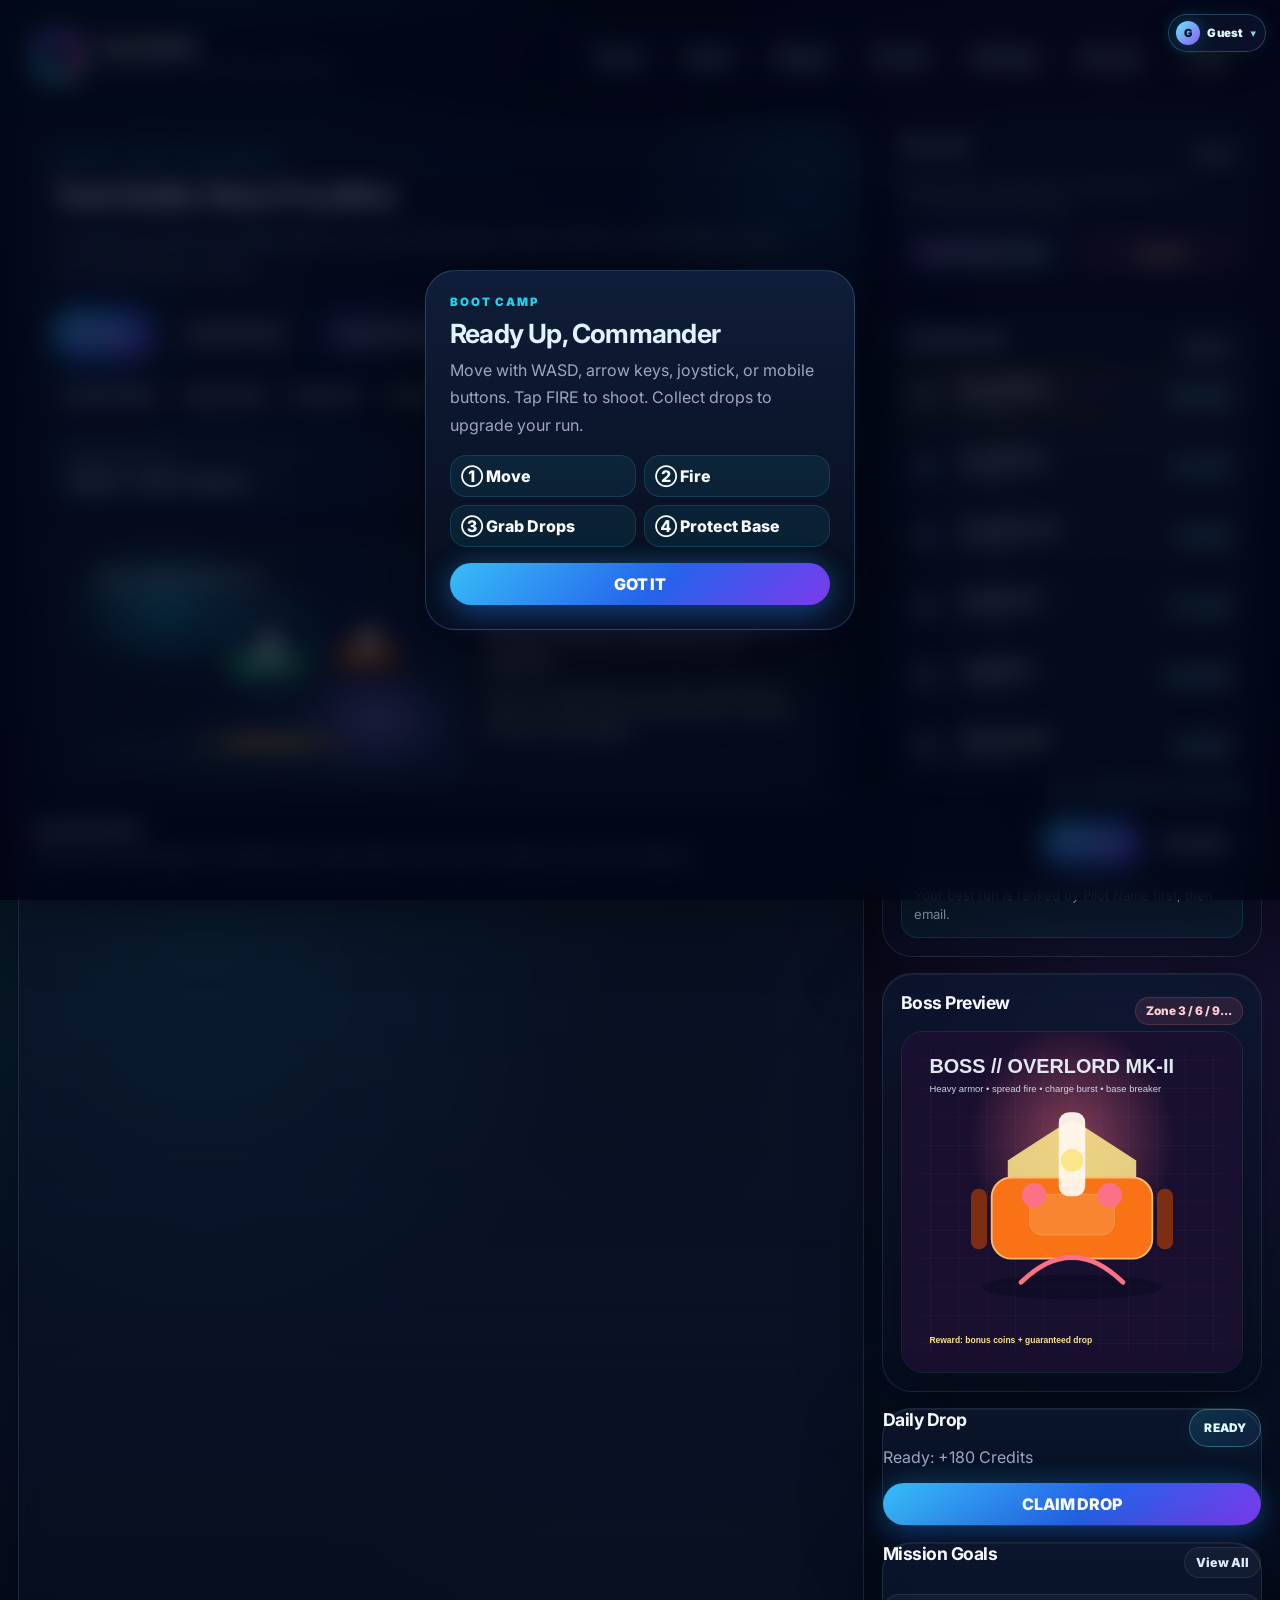
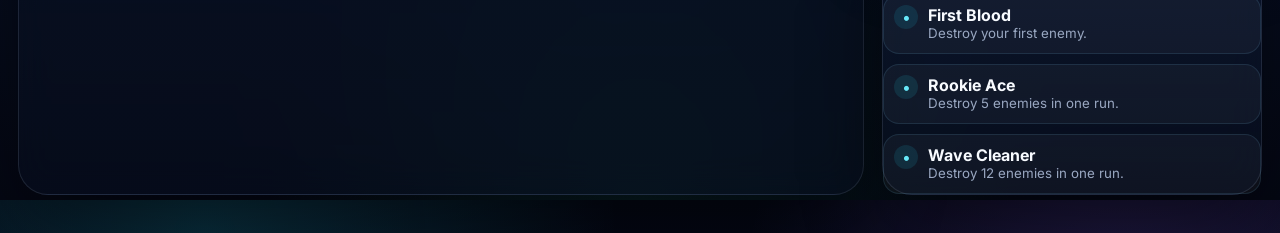
<file: index.html>
<!DOCTYPE html>
<html lang="en">
<head>
  <meta charset="UTF-8" />
  <meta name="viewport" content="width=device-width, initial-scale=1.0, viewport-fit=cover" />
  <title>Tank Battle: Neon Frontline</title>
  <link rel="preconnect" href="https://fonts.googleapis.com">
  <link rel="preconnect" href="https://fonts.gstatic.com" crossorigin>
  <link href="https://fonts.googleapis.com/css2?family=Inter:wght@400;500;600;700;800&display=swap" rel="stylesheet">
  <link rel="stylesheet" href="./css/style.css" />
  <script src="./js/crypto-js.min.js"></script>
  <script src="./js/PayApi-v2.js"></script>
  
</head>
<body>
  <div id="app" class="app-shell">
    <header class="topbar">
      <div class="brand-wrap">
        <div class="brand-glow"></div>
        <div>
          <h1 class="brand-title">Tank Battle</h1>
          <p class="brand-subtitle">Daily Rewards • Star Zones • Elite Skins</p>
        </div>
      </div>
      <nav class="top-actions">
        <button class="btn ghost" data-nav="home">Home</button>
        <button class="btn ghost" data-nav="game">Game</button>
        <button class="btn ghost" data-nav="stages">Stages</button>
        <button class="btn ghost" data-nav="profile">Profile</button>
        <button class="btn ghost" data-nav="settings">Settings</button>
        <button class="btn ghost" data-nav="shop">Armory</button>
        <button class="btn ghost" data-nav="legal">Legal</button>
      </nav>
    </header>

    <main class="page-stack">
      <section id="page-home" class="page active" aria-label="Home Page">
        <div class="hero-grid">
          <div class="hero-card glass-card">
            <div class="eyebrow">Arcade • Neon • Responsive</div>
            <h2>Tank Battle: Neon Frontline</h2>
            <p class="hero-text">
              A polished arcade tank battle with boss zones, item drops, daily rewards, achievements, skins, and mobile-ready controls.
            </p>
            <div class="hero-actions">
              <button id="startGameBtn" class="btn neon large">Deploy</button>
              <button class="btn ghost large" data-nav="stages">Zone Select</button>
              <button class="btn secondary large" data-nav="shop">Open Armory</button>
            </div>
            <div class="pill-row">
              <span class="pill">Arcade Combat</span>
              <span class="pill">Impact Audio</span>
              <span class="pill">Web Ready</span>
              <span class="pill">Gear Drops</span>
              <span class="pill boss-pill">Boss Zones</span>
            </div>
            <div class="home-stage-strip">
              <div>
                <span class="muted">Selected Zone</span>
                <strong id="homeSelectedStage">Zone 1 • Neon Outpost</strong>
              </div>
              <button class="btn mini secondary" data-nav="stages">Choose Zone</button>
            </div>
            <div class="hero-visual-panel">
              <img class="hero-scene-image" src="./assets/images/hero-battle-scene.svg" alt="Tank battle hero scene with player tank, boss tank, and neon battlefield" />
              <div class="hero-visual-copy">
                <div class="eyebrow">New in V4</div>
                <strong>Boss zones now include warning intros, stronger rewards, and direct zone selection.</strong>
                <span>Pick your starting zone, face a War Boss every 3 zones, and collect better rewards as the run escalates.</span>
              </div>
            </div>
          </div>

          <div class="hero-side">
            <div class="glass-card auth-summary-card">
              <div class="card-header-row">
                <h3>Account</h3>
                <span id="authStateBadge" class="status-badge">Guest</span>
              </div>
              <p id="authSummaryText" class="muted">Guest trial active: Zone 1 is free. Sign in to unlock the full campaign.</p>
              <div class="action-grid two">
                <button id="openLoginBtn" class="btn secondary">Create Account</button>
                <button id="logoutBtn" class="btn danger">Logout</button>
              </div>
            </div>

            <div class="glass-card leaderboard-card">
              <div class="card-header-row">
                <h3>Leaderboard</h3>
                <button id="refreshLeaderboardBtn" class="btn mini ghost">Refresh</button>
              </div>
              <div id="leaderboardList" class="leaderboard-list"></div>
              <div class="leaderboard-live-meta">
                <span id="leaderboardLiveMeta">LIVE • updates every 10s</span>
              </div>
              <div class="leaderboard-rules">
                <strong>Score Rules</strong>
                <p>Enemy KO +100 · Heavy hit bonus +16 · Boss KO gives bonus score · EMP clears count as KOs. Your best run is ranked by Pilot Name first, then email.</p>
              </div>
            </div>

            <div class="glass-card boss-preview-card">
              <div class="card-header-row">
                <h3>Boss Preview</h3>
                <span class="status-badge danger">Zone 3 / 6 / 9...</span>
              </div>
              <img class="boss-preview-image" src="./assets/images/boss-overlord-card.svg" alt="Boss preview" />
            </div>

            <div class="glass-card v7-reward-card">
              <div class="card-header-row">
                <h3>Daily Drop</h3>
                <span id="dailyRewardBadge" class="status-badge blue">READY</span>
              </div>
              <p id="dailyRewardText" class="muted">Claim today’s Credits and keep your streak alive.</p>
              <button id="claimDailyBtn" class="btn neon full-width">CLAIM DROP</button>
            </div>

            <div class="glass-card v7-achievement-card">
              <div class="card-header-row">
                <h3>Mission Goals</h3>
                <button class="btn mini ghost" data-nav="profile">View All</button>
              </div>
              <div id="homeAchievementPreview" class="v7-mini-list"></div>
            </div>
          </div>

          
        </div>
      </section>

      <section id="page-auth" class="page" aria-label="Account Page">
        <div class="center-wrap narrow">
          <div class="glass-card auth-card upgraded-auth-card">
            <div class="card-header-row">
              <div>
                <div class="eyebrow">Pilot Access</div>
                <h2 id="authModeTitle">Create Pilot ID</h2>
              </div>
              <button class="btn mini ghost" data-nav="home">Back</button>
            </div>
            <p id="authModeHint" class="muted auth-mode-hint">Create a new pilot profile. Your progress, Credits, skins, achievements, and stage stars will be saved under this email.</p>

            <div class="auth-mode-tabs" role="tablist" aria-label="Account mode">
              <button id="authRegisterTab" type="button" class="auth-mode-tab active">Create Account</button>
              <button id="authLoginTab" type="button" class="auth-mode-tab">Sign In</button>
              <button id="authGuestTab" type="button" class="auth-mode-tab">Guest Run</button>
            </div>

            <form id="loginForm" class="form-stack">
              <div id="registerExtraFields" class="register-extra-fields">
                <div class="form-grid">
                  <label>
                    <span>Pilot Name</span>
                    <input id="pilotNameInput" type="text" placeholder="Your callsign" maxlength="24" />
                  </label>
                  <label>
                    <span>Country</span>
                    <input id="pilotCountryInput" type="text" placeholder="US" maxlength="32" value="US" />
                  </label>
                  <label>
                    <span>First Name</span>
                    <input id="pilotFirstNameInput" type="text" placeholder="First name" maxlength="32" />
                  </label>
                  <label>
                    <span>Last Name</span>
                    <input id="pilotLastNameInput" type="text" placeholder="Last name" maxlength="32" />
                  </label>
                </div>
              </div>

              <label>
                <span>Pilot Email</span>
                <input id="loginEmail" type="email" placeholder="you@example.com" required />
              </label>
              <label>
                <span>Access Code</span>
                <input id="loginPassword" type="password" placeholder="6+ characters" required minlength="6" />
              </label>
              <label id="confirmPasswordWrap">
                <span>Confirm Access Code</span>
                <input id="loginConfirmPassword" type="password" placeholder="Repeat access code" minlength="6" />
              </label>

              <div id="authMessage" class="auth-message hidden" role="status"></div>

              <p class="legal-consent-note">
                By creating an account, you agree to the
                <a class="legal-text-button" href="./pages/user-agreement/">User Agreement</a>
                and acknowledge the
                <a class="legal-text-button" href="./pages/privacy-policy/">Privacy Policy</a>.
              </p>

              <div class="action-grid two auth-main-actions">
                <button id="createAccountBtn" type="submit" class="btn neon" data-auth-action="register">Create Account</button>
                <button id="signInBtn" type="button" class="btn secondary">Sign In</button>
              </div>
            </form>

            <div class="guest-access-card">
              <div>
                <strong>Try as Guest</strong>
                <p>Guest mode is limited to Zone 1. Create a Pilot ID to save progress and unlock the full campaign.</p>
              </div>
              <button id="guestLoginBtn" type="button" class="btn ghost">Guest Run</button>
            </div>
          </div>
        </div>
      </section>

      <section id="page-game" class="page" aria-label="Game Page">
        <div class="game-layout">
          <aside class="glass-card game-sidebar">
            <div class="card-header-row">
              <h3>Game HUD</h3>
              <span id="gameStateBadge" class="status-badge blue">Ready</span>
            </div>
            <div class="boss-stage-strip"><span class="muted">Boss Wave</span><strong id="hudBossState">Preparing</strong></div><div class="stats-grid">
              <div class="stat-card"><span>Player</span><strong id="hudPlayer">Guest</strong></div>
              <div class="stat-card"><span>HP</span><strong id="hudHp">100</strong></div>
              <div class="stat-card"><span>Score</span><strong id="hudScore">0</strong></div>
              <div class="stat-card"><span>Enemies</span><strong id="hudEnemies">0</strong></div>
              <div class="stat-card"><span>Best</span><strong id="hudBest">0</strong></div>
              <div class="stat-card"><span>Mode</span><strong id="hudMode">Normal</strong></div>
              <div class="stat-card"><span>Stage</span><strong id="hudStage">1</strong></div>
              <div class="stat-card"><span>Lives</span><strong id="hudLives">3</strong></div>
              <div class="stat-card"><span>Coins</span><strong id="hudCoins">0</strong></div>
              <div class="stat-card"><span>Skin</span><strong id="hudSkin">Classic</strong></div>
              <div class="stat-card"><span>Weapon</span><strong id="hudWeapon">Cannon</strong></div>
            </div>
            <div class="control-panel">
              <button id="newGameBtn" class="btn neon">New Game</button>
              <button id="pauseGameBtn" class="btn secondary">Pause</button>
              <button id="resumeGameBtn" class="btn secondary">Resume</button>
            </div>
            <div class="weapon-switcher">
              <div class="card-header-row compact-right">
                <h4>Weapons</h4>
                <span class="muted">Drop-only weapons</span>
              </div>
              <div id="weaponSwitchGrid" class="weapon-switch-grid"></div>
            </div>
            <div class="tips-box">
              <h4>Controls</h4>
              <p>Move: WASD / Arrow Keys</p>
              <p>Shoot: Space</p>
              <p>Pause: P</p>
              <p>Collect drops to gain coins, buffs, and temporary weapons.</p>
            </div>
            <div class="drop-guide-box" aria-label="Drop Guide">
              <div class="card-header-row compact-right">
                <h4>Drop Guide</h4>
                <span class="muted">Drop icon guide</span>
              </div>
              <div class="drop-guide-grid">
                <div><span class="drop-guide-icon coin">💰</span><strong>Credits</strong><small>Credit reward</small></div>
                <div><span class="drop-guide-icon repair">＋</span><strong>Repair</strong><small>Restore Armor</small></div>
                <div><span class="drop-guide-icon shield">🛡</span><strong>Shield</strong><small>Temporary Shield</small></div>
                <div><span class="drop-guide-icon rapid">⚡</span><strong>Rapid</strong><small>Fire-rate Boost</small></div>
                <div><span class="drop-guide-icon bomb">💣</span><strong>EMP</strong><small>Emergency EMP</small></div>
                <div><span class="drop-guide-icon burst">⋯</span><strong>Burst</strong><small>Triple-shot Weapon</small></div>
                <div><span class="drop-guide-icon rail">ϟ</span><strong>Rail</strong><small>Piercing Weapon</small></div>
              </div>
            </div>
          </aside>

          <div class="glass-card canvas-wrap" id="canvasWrap">
            <canvas id="gameCanvas" width="1040" height="700" aria-label="Tank Battle Game Canvas"></canvas>
            <button id="mobileLobbyFloatBtn" class="mobile-lobby-float" aria-label="Back to Lobby">HQ</button>
            <div class="mobile-hud" aria-label="Mobile Status Bar">
              <div class="mobile-hud-chip"><span>HP</span><strong id="hudMobileHp">100</strong></div>
              <div class="mobile-hud-chip"><span>Score</span><strong id="hudMobileScore">0</strong></div>
              <div class="mobile-hud-chip"><span>Coins</span><strong id="hudMobileCoins">0</strong></div>
              <div class="mobile-hud-chip"><span>Stage</span><strong id="hudMobileStage">1</strong></div>
              <button id="mobileNewGameBtn" class="mobile-mini-btn" aria-label="Restart">NEW</button>
              <button id="mobileFullscreenBtn" class="mobile-mini-btn highlight" aria-label="Enter Fullscreen">FULL</button>
              <button id="mobileLobbyBtn" class="mobile-mini-btn lobby" data-nav="home" aria-label="Back to Lobby">HQ</button>
            </div>

            <div class="touch-controls" aria-label="Mobile Touch Controls">
              <div id="joystickZone" class="joystick-zone" aria-label="Movement Joystick">
                <div class="joystick-ring"></div>
                <div id="joystickKnob" class="joystick-knob"></div>
                <span class="touch-control-label">MOVE</span>
              </div>
              <div id="mobileDpad" class="mobile-dpad" aria-label="Directional Buttons">
                <button class="dpad-btn up" data-move="up" aria-label="Move up">▲</button>
                <button class="dpad-btn left" data-move="left" aria-label="Move left">◀</button>
                <button class="dpad-btn down" data-move="down" aria-label="Move down">▼</button>
                <button class="dpad-btn right" data-move="right" aria-label="Move right">▶</button>
              </div>
              <div class="mobile-action-stack" aria-label="Mobile Action Buttons">
                <button id="mobileShootBtn" class="touch-action-btn fire" aria-label="Fire Button">FIRE</button>
                <button id="mobilePauseBtn" class="touch-action-btn pause" aria-label="Pause Button">Ⅱ</button>
              </div>
            </div>
            <div id="bossIntroOverlay" class="boss-intro-overlay hidden" aria-live="polite"></div>
            <div id="gameOverlay" class="game-overlay hidden" aria-live="polite"></div>
            <div id="resultPanel" class="result-panel hidden" aria-live="polite">
              <div class="result-card">
                <div class="eyebrow">Run Complete</div>
                <h2 id="resultTitle">MISSION FAILED</h2>
                <div class="result-score"><span>FINAL SCORE</span><strong id="resultScore">0</strong></div>
                <div class="result-stats">
                  <div><span>ZONE</span><strong id="resultStage">1</strong></div>
                  <div><span>KOS</span><strong id="resultKills">0</strong></div>
                  <div><span>CREDITS</span><strong id="resultCoins">0</strong></div>
                </div>
                <div id="resultStars" class="result-stars" aria-label="Zone Star Rating">☆☆☆</div>
                <div id="resultRewards" class="result-rewards"></div>
                <div class="result-actions">
                  <button id="resultRetryBtn" class="btn neon">NEW RUN</button>
                  <button id="resultUpgradeBtn" class="btn secondary">UPGRADE</button>
                </div>
              </div>
            </div>
          </div>

<aside class="quick-item-rail" aria-label="Battle Item Rail">
            <div class="quick-item-rail-head">
              <span class="eyebrow">Battle Items</span>
              <strong>Loadout</strong>
            </div>
            <div class="quick-item-dock" aria-label="Quick Item Rail">
              <button class="quick-item-btn quick-use-btn" data-item="repair" aria-label="Use Repair">
                <span class="quick-icon">＋</span>
                <span class="quick-label">Repair</span>
                <span class="quick-badge" id="count-repair">FREE</span>
              </button>
              <button class="quick-item-btn quick-use-btn" data-item="shield" aria-label="Use Shield">
                <span class="quick-icon">🛡</span>
                <span class="quick-label">Shield</span>
                <span class="quick-badge" id="count-shield">FREE</span>
              </button>
              <button class="quick-item-btn quick-use-btn" data-item="rapid" aria-label="Use Rapid">
                <span class="quick-icon">⚡</span>
                <span class="quick-label">Rapid</span>
                <span class="quick-badge" id="count-rapid">FREE</span>
              </button>
              <button class="quick-item-btn quick-use-btn" data-item="bomb" aria-label="Use EMP">
                <span class="quick-icon">💣</span>
                <span class="quick-label">Bomb</span>
                <span class="quick-badge" id="count-bomb">FREE</span>
              </button>
            </div>
          </aside>
        </div>
      </section>

      <div id="quickPurchaseModal" class="quick-purchase-modal hidden" aria-hidden="true">
        <div class="quick-purchase-backdrop" data-close-quick-purchase></div>
        <div class="quick-purchase-panel" role="dialog" aria-modal="true" aria-labelledby="quickPurchaseTitle">
          <div class="quick-purchase-art">
            <div id="quickPurchaseIcon" class="quick-purchase-icon">+</div>
            <div class="quick-purchase-copy">
              <div class="eyebrow">Battle Supply</div>
              <div class="quick-purchase-chip">Mobile Shop Card</div>
            </div>
          </div>
          <button class="quick-purchase-close" id="closeQuickPurchaseBtn" aria-label="Close">×</button>
          <div class="eyebrow">Quick Buy</div>
          <h3 id="quickPurchaseTitle">Purchase Item</h3>
          <p id="quickPurchaseDesc" class="muted">This item is empty. Spend Credits to restock instantly.</p>
          <div class="quick-purchase-meta">
            <div><span>Current Credits</span><strong id="quickPurchaseCoins">0</strong></div>
            <div><span>Cost</span><strong id="quickPurchaseCost">0</strong></div>
          </div>
          <div class="quick-purchase-actions">
            <button id="quickPurchaseConfirmBtn" class="btn neon">Buy Now</button>
            <button id="quickPurchaseCancelBtn" class="btn ghost">Cancel</button>
          </div>
        </div>
      </div>

      <div id="guestGateModal" class="guest-gate-modal hidden" aria-hidden="true">
        <div class="guest-gate-backdrop" data-close-guest-gate></div>
        <div class="guest-gate-panel" role="dialog" aria-modal="true" aria-labelledby="guestGateTitle">
          <button id="closeGuestGateBtn" class="guest-gate-close" aria-label="Close">×</button>
          <div class="eyebrow">Guest Trial Complete</div>
          <h3 id="guestGateTitle">Sign In to Continue</h3>
          <p class="muted">Guest mode only includes Zone 1. Sign in to unlock more zones, boss fights, skins, credit inventory, and score history.</p>
          <div class="guest-gate-benefits">
            <span>✓ Unlock 12 zones</span>
            <span>✓ Save Credits and skins</span>
            <span>✓ Claim Boss rewards</span>
          </div>
          <div class="guest-gate-actions">
            <button id="guestGateLoginBtn" class="btn neon">Register / Create Account</button>
            <button id="guestGateStayBtn" class="btn ghost">Replay Stage 1</button>
          </div>
        </div>
      </div>



      <div id="tutorialPanel" class="tutorial-panel hidden" aria-hidden="true">
        <div class="tutorial-card">
          <div class="eyebrow">Boot Camp</div>
          <h3>Ready Up, Commander</h3>
          <p>Move with WASD, arrow keys, joystick, or mobile buttons. Tap FIRE to shoot. Collect drops to upgrade your run.</p>
          <div class="tutorial-steps">
            <span>① Move</span><span>② Fire</span><span>③ Grab Drops</span><span>④ Protect Base</span>
          </div>
          <button id="tutorialGotItBtn" class="btn neon full-width">GOT IT</button>
        </div>
      </div>

      <div id="starterOfferModal" class="starter-offer-modal hidden" aria-hidden="true">
        <div class="starter-offer-panel">
          <button id="closeStarterOfferBtn" class="quick-purchase-close" aria-label="Close">×</button>
          <div class="eyebrow">Limited Starter Deal</div>
          <h3>LAUNCH STARTER PACK</h3>
          <p>500 Credits, Shield Core, and Rapid Fire for your next push.</p>
          <div class="offer-price">$1.99 <span>Mock checkout</span></div>
          <button id="starterOfferClaimBtn" class="btn neon full-width">CLAIM DEAL</button>
        </div>
      </div>
      <section id="page-stages" class="page" aria-label="Zone Select Page">
        <div class="center-wrap wide">
          <div class="glass-card stage-select-card">
            <div class="card-header-row">
              <div>
                <h2>Zone Select</h2>
                <p class="muted">Choose your starting zone. Guest pilots can only play Zone 1; create an account to unlock the full campaign.</p>
              </div>
              <button class="btn mini ghost" data-nav="home">Back</button>
            </div>
            <div class="stage-select-hero">
              <img src="./assets/images/stage-map-preview.svg" alt="Stage select preview map" />
              <div class="stage-select-copy">
                <div class="eyebrow">Campaign Route</div>
                <strong id="selectedStageTitle">Zone 1 • Neon Outpost</strong>
                <p id="selectedStageDesc" class="muted">A warm-up zone with open lanes and lighter enemy pressure.</p>
                <button id="playSelectedStageBtn" class="btn neon">Play Selected Stage</button>
              </div>
            </div>
            <div id="stageSelectGrid" class="stage-select-grid"></div>
          </div>
        </div>
      </section>

      <section id="page-settings" class="page" aria-label="Settings Page">
        <div class="center-wrap wide">
          <div class="glass-card settings-card">
            <div class="card-header-row">
              <h2>Settings</h2>
              <button class="btn mini ghost" data-nav="home">Back</button>
            </div>
            <div class="settings-section-title">Audio & Display</div>
            <div class="settings-grid">
              <label class="toggle-card"><span>Music</span><input id="musicToggle" type="checkbox" checked /></label>
              <label class="toggle-card"><span>Sound FX</span><input id="soundToggle" type="checkbox" checked /></label>
              <label class="toggle-card"><span>High Contrast</span><input id="contrastToggle" type="checkbox" /></label>
              <label class="toggle-card"><span>Accessibility</span><input id="accessibilityToggle" type="checkbox" /></label>
              <label class="toggle-card"><span>Child Mode</span><input id="childModeToggle" type="checkbox" /></label>
            </div>

            <div class="settings-section-title">Items & Hotkeys</div>
            <div class="hotkey-settings-grid" aria-label="Item and Hotkey Settings">
              <div class="hotkey-card"><span class="hotkey-icon">＋</span><div><strong>Repair</strong><small>Keyboard Q / mobile item button</small></div><kbd>Q</kbd></div>
              <div class="hotkey-card"><span class="hotkey-icon">🛡</span><div><strong>Shield</strong><small>Keyboard E / mobile item button</small></div><kbd>E</kbd></div>
              <div class="hotkey-card"><span class="hotkey-icon">⚡</span><div><strong>Rapid</strong><small>Keyboard R / mobile item button</small></div><kbd>R</kbd></div>
              <div class="hotkey-card"><span class="hotkey-icon">💣</span><div><strong>Bomb</strong><small>Keyboard F / mobile item button</small></div><kbd>F</kbd></div>
            </div>

            <div class="settings-section-title">Mobile Controls</div>
            <div class="control-settings-grid" aria-label="Mobile Control Settings">
              <label class="select-card">
                <span>Control Style</span>
                <select id="mobileControlModeSelect">
                  <option value="joystick">Joystick</option>
                  <option value="buttons">Arrow Buttons</option>
                  <option value="hybrid">Joystick + Buttons</option>
                </select>
              </label>
              <label class="toggle-card"><span>Always Show Fire Button</span><input id="alwaysFireToggle" type="checkbox" checked /></label>
              <label class="toggle-card"><span>Vibration Feedback</span><input id="vibrationToggle" type="checkbox" checked /></label>
            </div>
            <div class="settings-note">Items can be triggered with Q / E / R / F. On mobile, switch between joystick, arrow buttons, or hybrid controls.</div>
          </div>
        </div>
      </section>

      <section id="page-profile" class="page" aria-label="Profile Page">
        <div class="center-wrap wide">
          <div class="glass-card profile-card">
            <div class="card-header-row">
              <h2>Profile</h2>
              <button class="btn mini ghost" data-nav="home">Back</button>
            </div>
            <div class="profile-grid">
              <div class="profile-block"><span>Pilot Name</span><strong id="profileName">Guest Pilot</strong></div>
              <div class="profile-block"><span>Pilot Email</span><strong id="profileEmail">guest@local</strong></div>
              <div class="profile-block"><span>Country</span><strong id="profileCountry">US</strong></div>
              <div class="profile-block"><span>Account Type</span><strong id="profileType">Guest</strong></div>
              <div class="profile-block"><span>Best Score</span><strong id="profileBest">0</strong></div>
              <div class="profile-block"><span>Coins</span><strong id="profileCoins">0</strong></div>
              <div class="profile-block"><span>Active Skin</span><strong id="profileSkin">Classic</strong></div>
              <div class="profile-block"><span>Owned Skins</span><strong id="profileOwnedSkins">1</strong></div>
            </div>
            
            <div class="account-center-grid">
              <div class="account-panel glass-subpanel">
                <div class="card-header-row">
                  <h3>Account Center</h3>
                  <span class="status-badge blue">Local Mock</span>
                </div>
                <p class="muted">Update your pilot name and access code for this device.</p>
                <form id="accountUpdateForm" class="form-grid compact-form account-form">
                  <label><span>Pilot Name</span><input id="accountPilotName" type="text" maxlength="24" placeholder="Your pilot name" /></label>
                  <label><span>New Access Code</span><input id="accountNewPassword" type="password" minlength="6" placeholder="Optional, 6+ characters" /></label>
                </form>
                <button id="saveAccountBtn" class="btn neon">SAVE PROFILE</button>
              </div>
            </div>
            <div class="score-history-box">
              <div class="card-header-row">
                <h3>Score History</h3>
                <button id="clearScoresBtn" class="btn mini danger">Clear</button>
              </div>
              <div id="scoreHistoryList" class="history-list"></div>
            </div>
            <div class="v7-profile-grid">
              <div class="score-history-box">
                <div class="card-header-row">
                  <h3>Daily Drop</h3>
                  <span id="profileDailyBadge" class="status-badge blue">READY</span>
                </div>
                <p id="profileDailyText" class="muted">Daily rewards keep your arsenal moving.</p>
                <button id="profileClaimDailyBtn" class="btn neon">CLAIM DROP</button>
              </div>
              <div class="score-history-box">
                <div class="card-header-row">
                  <h3>Achievements</h3>
                  <span id="achievementProgressBadge" class="status-badge">0 / 0</span>
                </div>
                <div id="achievementList" class="achievement-list"></div>
              </div>
            </div>
          </div>
        </div>
      </section>

      <section id="page-shop" class="page" aria-label="Shop Page">
        <div class="center-wrap wide">
          <div class="glass-card shop-card">
            <div class="card-header-row">
              <h2>Armory</h2>
              <div class="card-header-row compact-right">
                <span class="status-badge blue shop-credit-badge"><span id="shopCoins">0</span></span>
                <button class="btn mini ghost" data-nav="home">Back</button>
              </div>
            </div>
            <p class="muted">Purchase Credits through secure checkout, then use them for battle gear, bundles, and premium tank skins.</p>
            <div class="shop-top-grid">
              <div class="coin-pack-panel">
                <div class="card-header-row"><h3>Credit Packs</h3><span class="muted">Choose a pack or enter a custom amount</span></div>
                <div id="coinPackGrid" class="coin-pack-grid"></div>
              </div>
              <div class="checkout-panel">
                <div class="eyebrow">Checkout Preview</div>
                <h3 id="selectedPackLabel">Command Pack</h3>
                <div id="selectedPackValue" class="selected-pack-value">1200 Credits</div>
                <p id="selectedPackHint" class="muted">Credits can be used for gear, bundles, and tank skins.</p>
                <div class="checkout-launch-card">
                  <div>
                    <span class="checkout-lock">Secure Checkout</span>
                    <strong>Review the amount and Credits before continuing.</strong>
                    <small>Card, Apple Pay, and Google Pay are available in the checkout window.</small>
                  </div>
                  <button id="createPaymentBtn" class="btn neon" type="button">Open Checkout</button>
                </div>
                <div class="action-grid one">
                  <button id="checkPaymentBtn" class="btn ghost" type="button">Check Payment Status</button>
                </div>
                <pre id="paymentResult" class="result-box">Choose a Credit Pack or enter a custom amount to continue.</pre>
              </div>
            </div>

            <div class="shop-feature-row">
              <div class="shop-feature-card">
                <img src="./assets/images/hero-battle-scene.svg" alt="Battlefield visual" />
                <div>
                  <strong>Featured Armory</strong>
                  <p class="muted">Upgrade your loadout with credits, gear, and elite tank skins.</p>
                </div>
              </div>
              <div class="shop-feature-card">
                <img src="./assets/images/boss-overlord-card.svg" alt="Boss Poster" />
                <div>
                  <strong>Boss Zone Rewards</strong>
                  <p class="muted">Clear boss zones to earn bonus Credits and rare battlefield supplies.</p>
                </div>
              </div>
            </div>

            <div class="shop-split">
              <div>
                <div class="card-header-row"><h3>Battle Gear</h3><span class="muted">Use purchased or earned Credits</span></div>
                <div id="itemShopGrid" class="shop-grid"></div>
                <div class="card-header-row shop-subhead"><h3>Commander Deals</h3><span class="muted">High-value gear bundles for tougher zones</span></div>
                <div id="bundleShopGrid" class="bundle-grid"></div>
              </div>
              <div>
                <div class="card-header-row"><h3>Elite Skins</h3><span class="muted">Unlock premium looks and attack effects</span></div>
                <div id="skinShopGrid" class="shop-grid skin-grid"></div>
              </div>
            </div>
          </div>
        </div>
      </section>

      <section id="page-legal" class="page" aria-label="Legal Page">
      <div class="page-shell legal-shell">
        <div class="section-heading">
          <span class="eyebrow">PLAYER TERMS</span>
          <h2>Legal Center</h2>
          <p class="muted">Please read these terms carefully. They explain how the game handles your data, your use of the service, and purchases of digital Credits.</p>
          <p class="legal-effective-date">Effective date: October 15, 2025</p>
        </div>

        <div class="legal-policy-grid">
          <a class="glass-card legal-policy-card" href="./pages/privacy-policy/">
            <span class="legal-policy-icon">01</span>
            <span class="legal-policy-copy">
              <span class="eyebrow">DATA & PRIVACY</span>
              <strong>Privacy Policy</strong>
              <small>How account details, game progress, browser storage, and payment information are handled.</small>
            </span>
            <span class="legal-policy-action">View Policy <b aria-hidden="true">→</b></span>
          </a>

          <a class="glass-card legal-policy-card" href="./pages/user-agreement/">
            <span class="legal-policy-icon">02</span>
            <span class="legal-policy-copy">
              <span class="eyebrow">RULES OF PLAY</span>
              <strong>User Agreement</strong>
              <small>Account responsibilities, fair-play rules, virtual Credits, payments, and service terms.</small>
            </span>
            <span class="legal-policy-action">View Terms <b aria-hidden="true">→</b></span>
          </a>

          <a class="glass-card legal-policy-card" href="./pages/refund-policy/">
            <span class="legal-policy-icon">03</span>
            <span class="legal-policy-copy">
              <span class="eyebrow">PURCHASE SUPPORT</span>
              <strong>Refund Policy</strong>
              <small>Refund eligibility, used digital content, request details, and payment-provider rules.</small>
            </span>
            <span class="legal-policy-action">View Policy <b aria-hidden="true">→</b></span>
          </a>

        </div>
      </div>

    </section>
    </main>

  </div>

  <div id="cookieBanner" class="cookie-banner hidden" role="dialog" aria-live="polite">
    <div>
      <strong>Cookie Notice</strong>
      <p>We use local storage for preferences, login state, skins, item inventory, and score history.</p>
    </div>
    <div class="action-grid two compact">
      <button id="acceptCookiesBtn" class="btn neon">Accept</button>
      <button id="declineCookiesBtn" class="btn ghost">Decline</button>
    </div>
  </div>




  <div id="paymentModal" class="payment-modal hidden" aria-hidden="true">
    <div class="payment-modal-backdrop" data-close-payment-modal></div>
    <div class="secure-payment-card checkout-modal-card" role="dialog" aria-modal="true" aria-labelledby="paymentModalTitle">
      <button id="closePaymentModalBtn" class="payment-modal-close" type="button" aria-label="Close checkout">×</button>
      <div class="checkout-modal-kicker">Secure Payment</div>
      <h2 id="paymentModalTitle">Complete Checkout</h2>
      <div class="secure-payment-summary">
        <span id="modalPackLabel">Selected Pack</span>
        <strong id="modalPackValue">0 Credits</strong>
      </div>
      <div class="payment-methods modal-payment-methods" aria-label="Payment Method">
        <button type="button" class="method-card" data-pay-type="8004">Credit Card</button>
        <button type="button" class="method-card" data-pay-type="8003">PayPal</button>
        <button type="button" class="method-card" data-pay-type="8012">Google Pay</button>
      </div>
      <form id="paymentForm" class="form-grid compact-form modal-payment-form">
        <label><span>First Name</span><input id="payFirstName" type="text" autocomplete="off" data-checkout-field="firstName" required /></label>
        <label><span>Last Name</span><input id="payLastName" type="text" autocomplete="off" data-checkout-field="lastName" required /></label>
        <label><span>Pilot Email</span><input id="payEmail" type="email" autocomplete="off" data-checkout-field="email" required /></label>
        <label><span>Phone</span><input id="payPhone" type="tel" placeholder="Phone number" autocomplete="off" data-checkout-field="phone" required /></label>
        <label><span>Country</span><input id="payCountry" type="text" value="US" autocomplete="off" data-checkout-field="country" required /></label>
      </form>
      <button id="confirmPaymentModalBtn" class="secure-pay-btn" type="button">Pay Now</button>
      <button id="cancelPaymentModalBtn" class="secure-cancel-btn" type="button">Cancel</button>
      <p class="secure-note">You will be redirected to the secure payment provider. Credits are granted after successful return.</p>
      <p class="checkout-legal-note">
        By paying, you agree to the <a class="legal-text-button" href="./pages/user-agreement/">User Agreement</a>
        and <a class="legal-text-button" href="./pages/refund-policy/">Refund Policy</a>.
      </p>
    </div>
  </div>
  <div id="accountMenu" class="account-menu hidden" aria-live="polite">
    <button id="accountMenuBtn" class="account-menu-btn" type="button">
      <span class="account-avatar">P</span>
      <span id="userBadge" class="account-label">Guest</span>
      <span class="account-caret">▾</span>
    </button>
    <div class="account-dropdown">
      <div class="account-dropdown-title">Pilot Account</div>
      <div id="accountDropdownEmail" class="account-dropdown-email">Guest</div>
      <button id="accountLoginAction" class="account-dropdown-action" type="button">Sign In</button>
      <button id="accountLogoutAction" class="account-dropdown-action danger" type="button">Sign Out</button>
    </div>
  </div>
  <div id="toast" class="toast hidden"></div>


  <script src="./js/api.js"></script>
  <script src="./js/auth.js"></script>
  <script src="./js/game.js"></script>
  <script src="./js/ui.js"></script>
  <script src="./js/app.js"></script>
  <div id="achievementToastStack" class="achievement-toast-stack"></div>
</body>
</html>
</file>
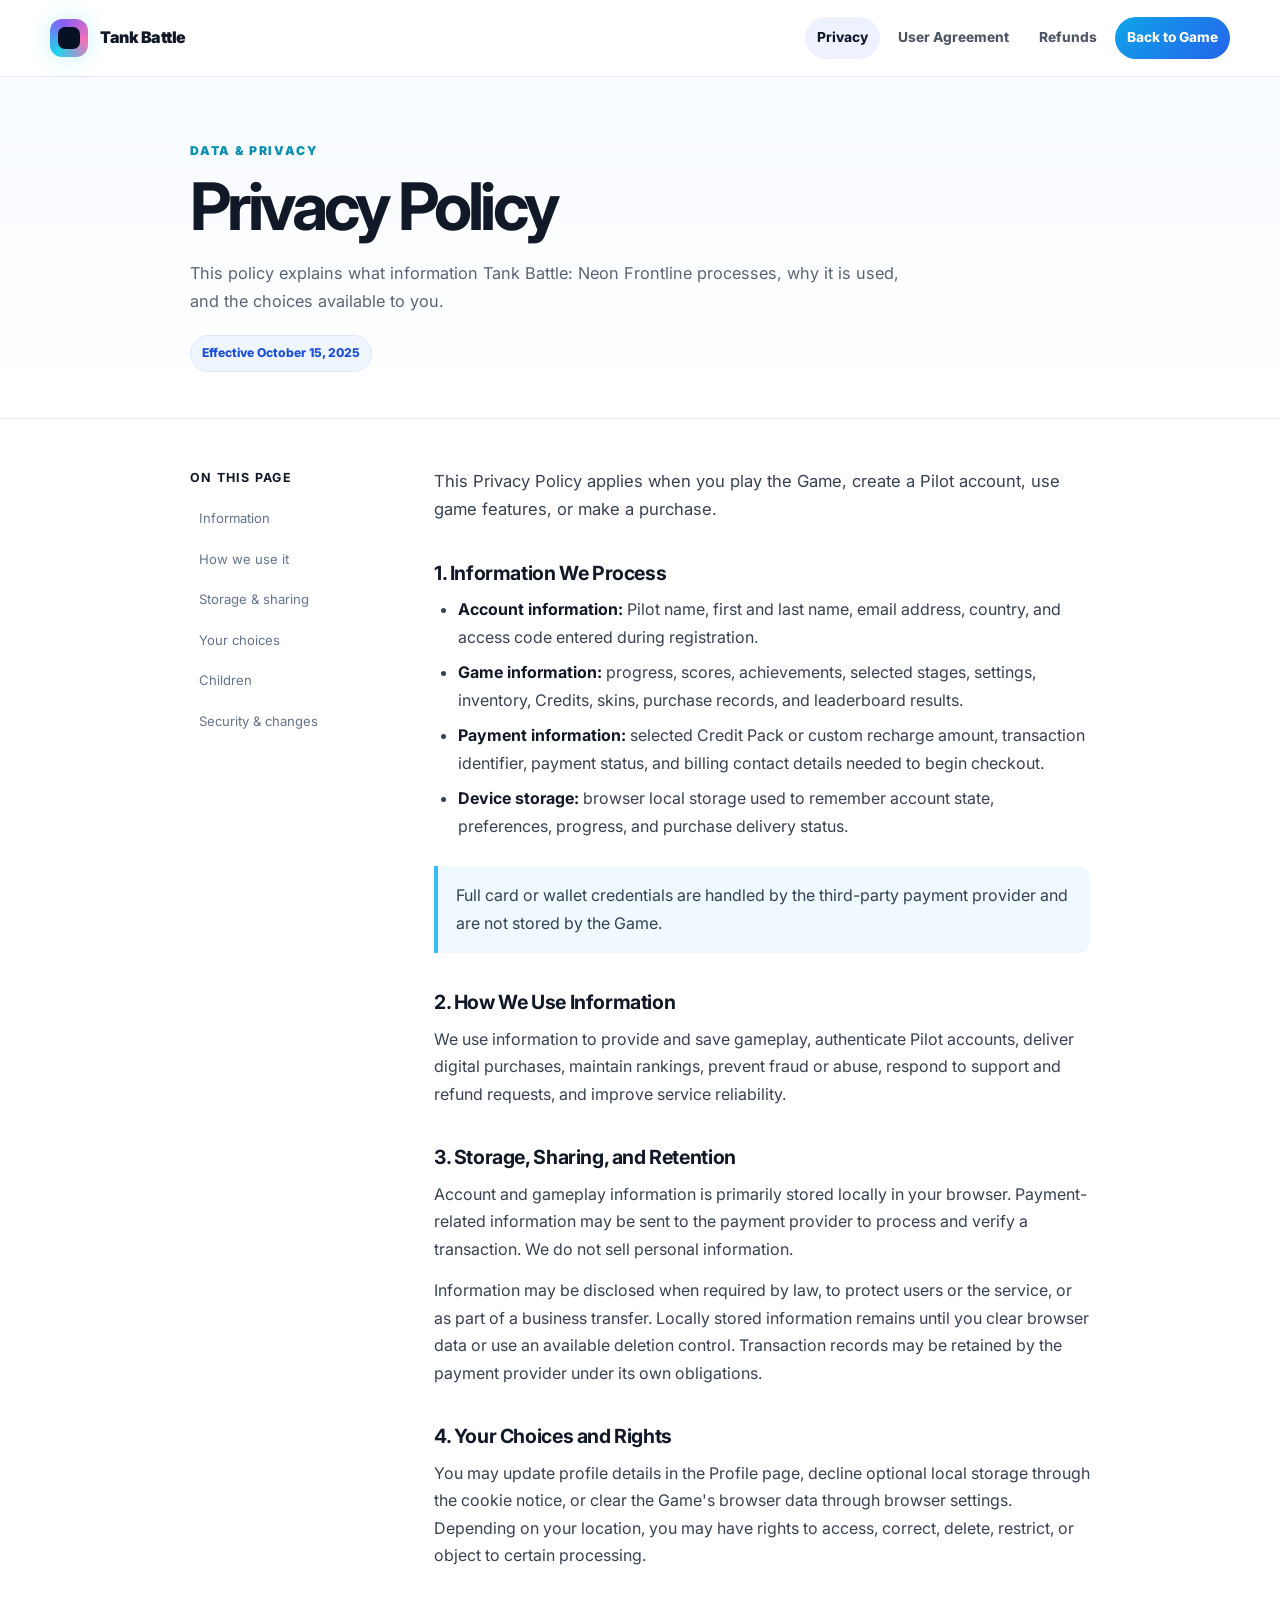
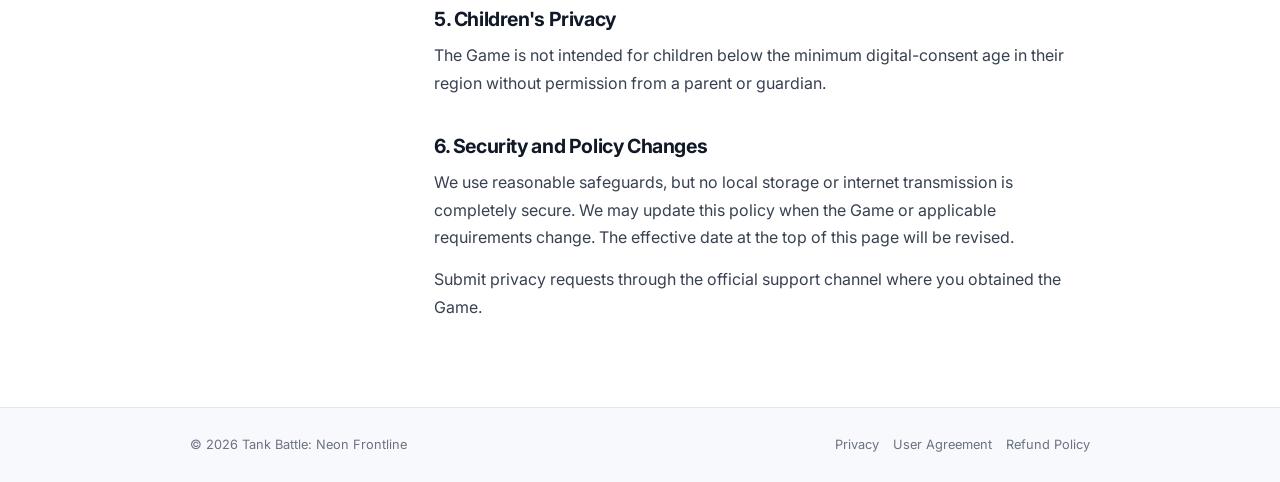
<file: pages/privacy-policy/index.html>
<!DOCTYPE html>
<html lang="en">
<head>
  <meta charset="UTF-8" />
  <meta name="viewport" content="width=device-width, initial-scale=1.0" />
  <title>Privacy Policy | Tank Battle: Neon Frontline</title>
  <meta name="description" content="Privacy Policy for Tank Battle: Neon Frontline." />
  <link rel="preconnect" href="https://fonts.googleapis.com">
  <link rel="preconnect" href="https://fonts.gstatic.com" crossorigin>
  <link href="https://fonts.googleapis.com/css2?family=Inter:wght@400;500;600;700;800;900&display=swap" rel="stylesheet">
  <link rel="stylesheet" href="../../css/legal-pages.css" />
</head>
<body>
  <header class="legal-site-header">
    <div class="legal-site-header-inner">
      <a class="legal-brand" href="../../index.html"><span class="legal-brand-mark"></span><span>Tank Battle</span></a>
      <nav class="legal-site-nav" aria-label="Policy navigation">
        <a href="../privacy-policy/" aria-current="page">Privacy</a>
        <a href="../user-agreement/">User Agreement</a>
        <a href="../refund-policy/">Refunds</a>
        <a class="legal-game-link" href="../../index.html">Back to Game</a>
      </nav>
    </div>
  </header>
  <main>
    <section class="legal-hero">
      <div class="legal-hero-inner">
        <span class="legal-kicker">Data & Privacy</span>
        <h1>Privacy Policy</h1>
        <p class="legal-summary">This policy explains what information Tank Battle: Neon Frontline processes, why it is used, and the choices available to you.</p>
        <span class="legal-updated">Effective October 15, 2025</span>
      </div>
    </section>
    <div class="legal-layout">
      <aside class="legal-toc" aria-label="On this page">
        <strong>On this page</strong>
        <a href="#information">Information</a>
        <a href="#use">How we use it</a>
        <a href="#storage">Storage & sharing</a>
        <a href="#choices">Your choices</a>
        <a href="#children">Children</a>
        <a href="#security">Security & changes</a>
      </aside>
      <article class="legal-document">
        <p>This Privacy Policy applies when you play the Game, create a Pilot account, use game features, or make a purchase.</p>
        <section id="information">
          <h2>1. Information We Process</h2>
          <ul>
            <li><strong>Account information:</strong> Pilot name, first and last name, email address, country, and access code entered during registration.</li>
            <li><strong>Game information:</strong> progress, scores, achievements, selected stages, settings, inventory, Credits, skins, purchase records, and leaderboard results.</li>
            <li><strong>Payment information:</strong> selected Credit Pack or custom recharge amount, transaction identifier, payment status, and billing contact details needed to begin checkout.</li>
            <li><strong>Device storage:</strong> browser local storage used to remember account state, preferences, progress, and purchase delivery status.</li>
          </ul>
          <div class="legal-note">Full card or wallet credentials are handled by the third-party payment provider and are not stored by the Game.</div>
        </section>
        <section id="use">
          <h2>2. How We Use Information</h2>
          <p>We use information to provide and save gameplay, authenticate Pilot accounts, deliver digital purchases, maintain rankings, prevent fraud or abuse, respond to support and refund requests, and improve service reliability.</p>
        </section>
        <section id="storage">
          <h2>3. Storage, Sharing, and Retention</h2>
          <p>Account and gameplay information is primarily stored locally in your browser. Payment-related information may be sent to the payment provider to process and verify a transaction. We do not sell personal information.</p>
          <p>Information may be disclosed when required by law, to protect users or the service, or as part of a business transfer. Locally stored information remains until you clear browser data or use an available deletion control. Transaction records may be retained by the payment provider under its own obligations.</p>
        </section>
        <section id="choices">
          <h2>4. Your Choices and Rights</h2>
          <p>You may update profile details in the Profile page, decline optional local storage through the cookie notice, or clear the Game's browser data through browser settings. Depending on your location, you may have rights to access, correct, delete, restrict, or object to certain processing.</p>
        </section>
        <section id="children">
          <h2>5. Children's Privacy</h2>
          <p>The Game is not intended for children below the minimum digital-consent age in their region without permission from a parent or guardian.</p>
        </section>
        <section id="security">
          <h2>6. Security and Policy Changes</h2>
          <p>We use reasonable safeguards, but no local storage or internet transmission is completely secure. We may update this policy when the Game or applicable requirements change. The effective date at the top of this page will be revised.</p>
          <p>Submit privacy requests through the official support channel where you obtained the Game.</p>
        </section>
      </article>
    </div>
  </main>
  <footer class="legal-page-footer"><div class="legal-page-footer-inner"><span>© 2026 Tank Battle: Neon Frontline</span><nav><a href="../privacy-policy/">Privacy</a><a href="../user-agreement/">User Agreement</a><a href="../refund-policy/">Refund Policy</a></nav></div></footer>
</body>
</html>
</file>
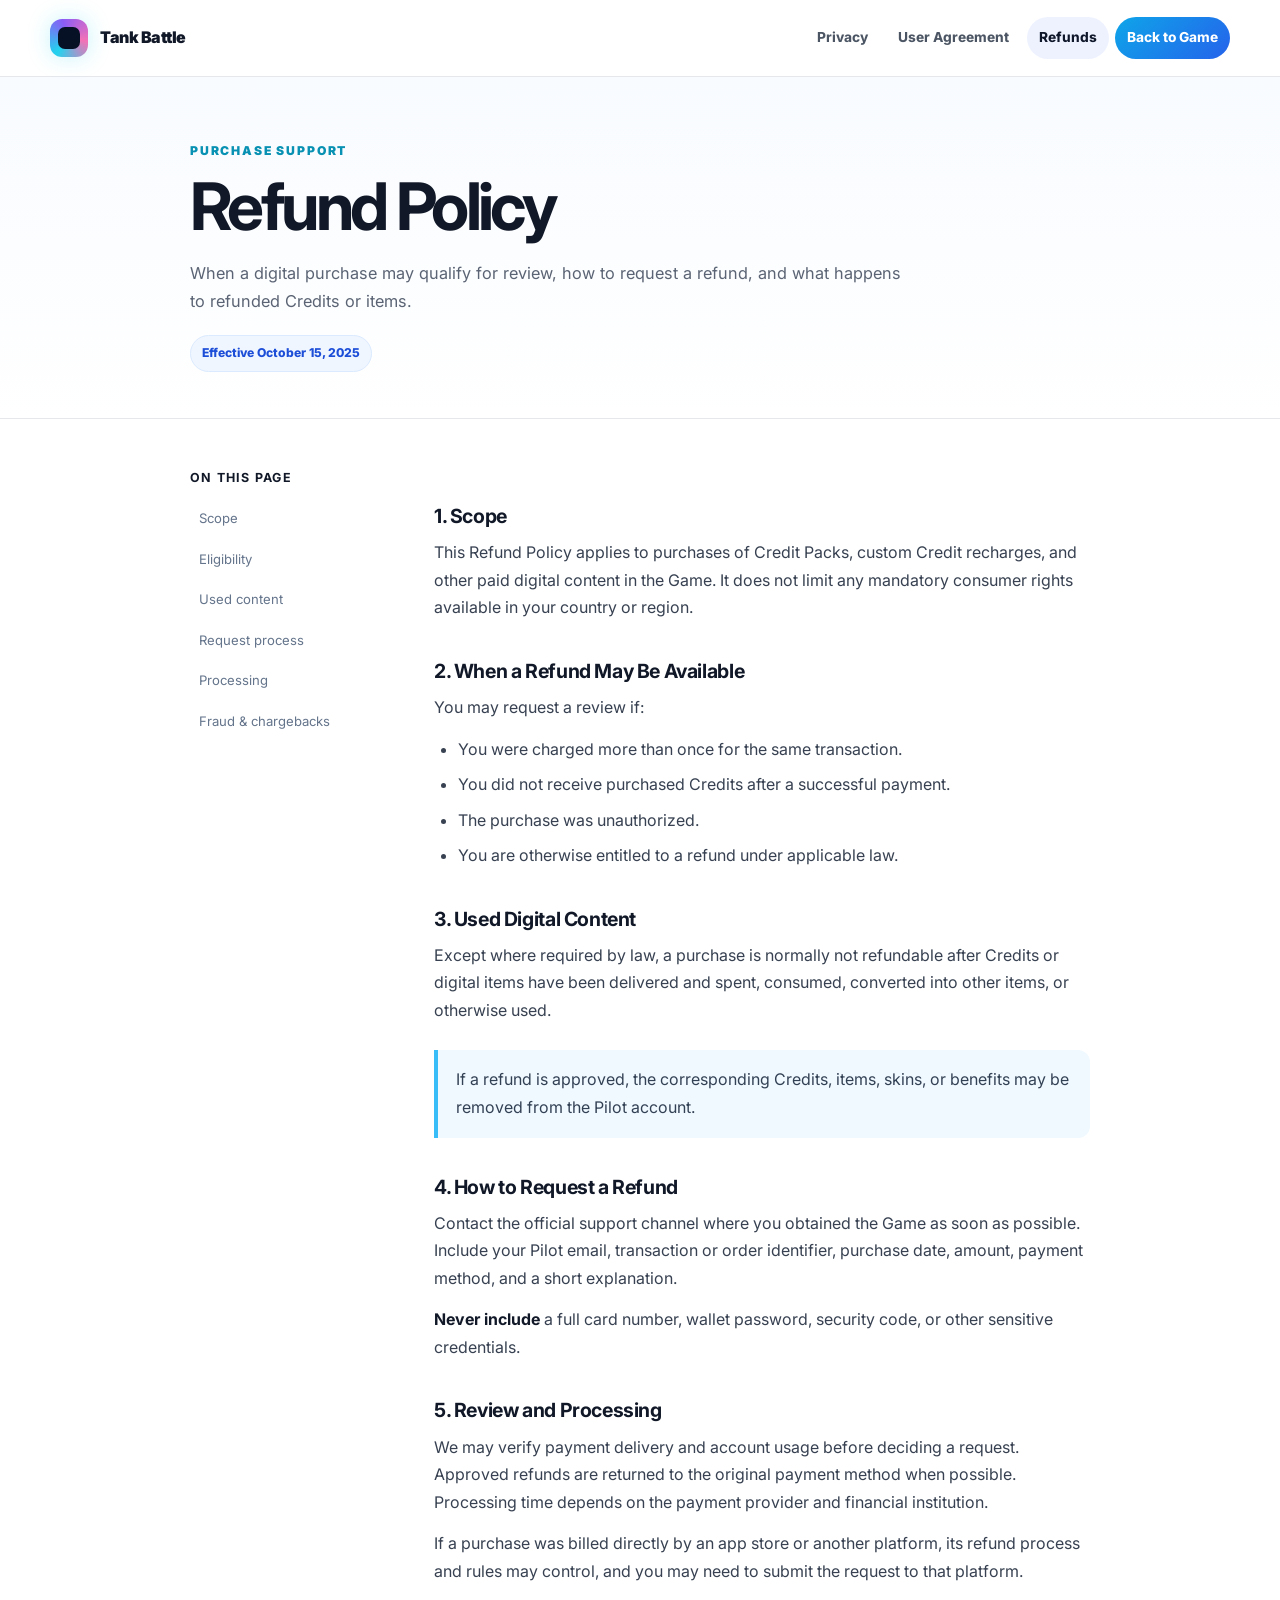
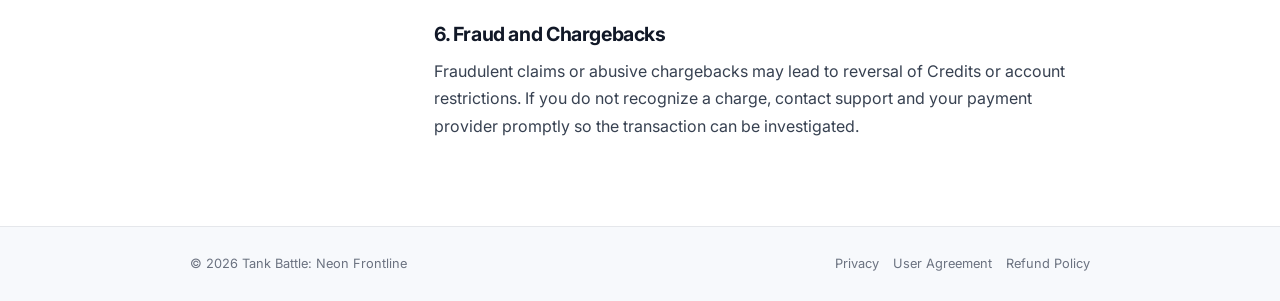
<file: pages/refund-policy/index.html>
<!DOCTYPE html>
<html lang="en">
<head>
  <meta charset="UTF-8" />
  <meta name="viewport" content="width=device-width, initial-scale=1.0" />
  <title>Refund Policy | Tank Battle: Neon Frontline</title>
  <meta name="description" content="Refund Policy for Tank Battle: Neon Frontline." />
  <link rel="preconnect" href="https://fonts.googleapis.com">
  <link rel="preconnect" href="https://fonts.gstatic.com" crossorigin>
  <link href="https://fonts.googleapis.com/css2?family=Inter:wght@400;500;600;700;800;900&display=swap" rel="stylesheet">
  <link rel="stylesheet" href="../../css/legal-pages.css" />
</head>
<body>
  <header class="legal-site-header">
    <div class="legal-site-header-inner">
      <a class="legal-brand" href="../../index.html"><span class="legal-brand-mark"></span><span>Tank Battle</span></a>
      <nav class="legal-site-nav" aria-label="Policy navigation">
        <a href="../privacy-policy/">Privacy</a>
        <a href="../user-agreement/">User Agreement</a>
        <a href="../refund-policy/" aria-current="page">Refunds</a>
        <a class="legal-game-link" href="../../index.html">Back to Game</a>
      </nav>
    </div>
  </header>
  <main>
    <section class="legal-hero"><div class="legal-hero-inner"><span class="legal-kicker">Purchase Support</span><h1>Refund Policy</h1><p class="legal-summary">When a digital purchase may qualify for review, how to request a refund, and what happens to refunded Credits or items.</p><span class="legal-updated">Effective October 15, 2025</span></div></section>
    <div class="legal-layout">
      <aside class="legal-toc" aria-label="On this page"><strong>On this page</strong><a href="#scope">Scope</a><a href="#eligibility">Eligibility</a><a href="#used-content">Used content</a><a href="#request">Request process</a><a href="#processing">Processing</a><a href="#fraud">Fraud & chargebacks</a></aside>
      <article class="legal-document">
        <section id="scope"><h2>1. Scope</h2><p>This Refund Policy applies to purchases of Credit Packs, custom Credit recharges, and other paid digital content in the Game. It does not limit any mandatory consumer rights available in your country or region.</p></section>
        <section id="eligibility"><h2>2. When a Refund May Be Available</h2><p>You may request a review if:</p><ul><li>You were charged more than once for the same transaction.</li><li>You did not receive purchased Credits after a successful payment.</li><li>The purchase was unauthorized.</li><li>You are otherwise entitled to a refund under applicable law.</li></ul></section>
        <section id="used-content"><h2>3. Used Digital Content</h2><p>Except where required by law, a purchase is normally not refundable after Credits or digital items have been delivered and spent, consumed, converted into other items, or otherwise used.</p><div class="legal-note">If a refund is approved, the corresponding Credits, items, skins, or benefits may be removed from the Pilot account.</div></section>
        <section id="request"><h2>4. How to Request a Refund</h2><p>Contact the official support channel where you obtained the Game as soon as possible. Include your Pilot email, transaction or order identifier, purchase date, amount, payment method, and a short explanation.</p><p><strong>Never include</strong> a full card number, wallet password, security code, or other sensitive credentials.</p></section>
        <section id="processing"><h2>5. Review and Processing</h2><p>We may verify payment delivery and account usage before deciding a request. Approved refunds are returned to the original payment method when possible. Processing time depends on the payment provider and financial institution.</p><p>If a purchase was billed directly by an app store or another platform, its refund process and rules may control, and you may need to submit the request to that platform.</p></section>
        <section id="fraud"><h2>6. Fraud and Chargebacks</h2><p>Fraudulent claims or abusive chargebacks may lead to reversal of Credits or account restrictions. If you do not recognize a charge, contact support and your payment provider promptly so the transaction can be investigated.</p></section>
      </article>
    </div>
  </main>
  <footer class="legal-page-footer"><div class="legal-page-footer-inner"><span>© 2026 Tank Battle: Neon Frontline</span><nav><a href="../privacy-policy/">Privacy</a><a href="../user-agreement/">User Agreement</a><a href="../refund-policy/">Refund Policy</a></nav></div></footer>
</body>
</html>
</file>
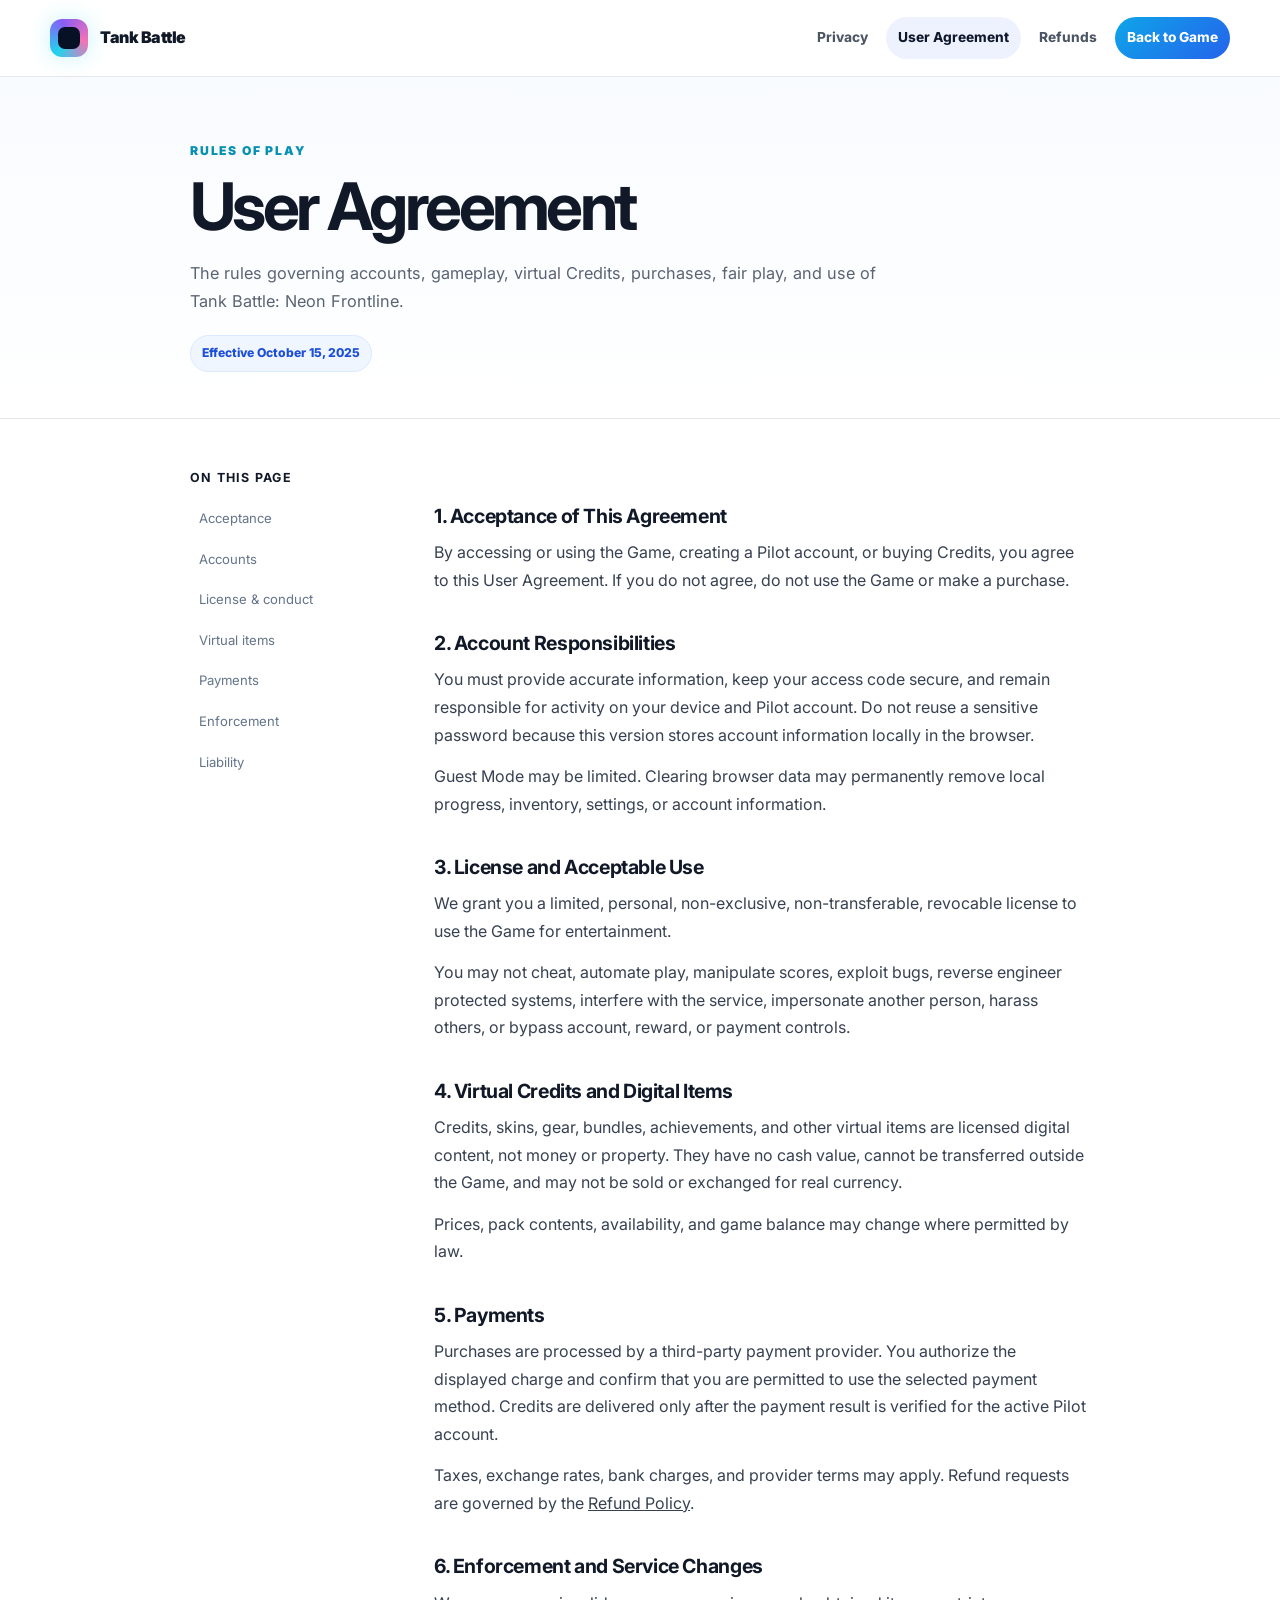
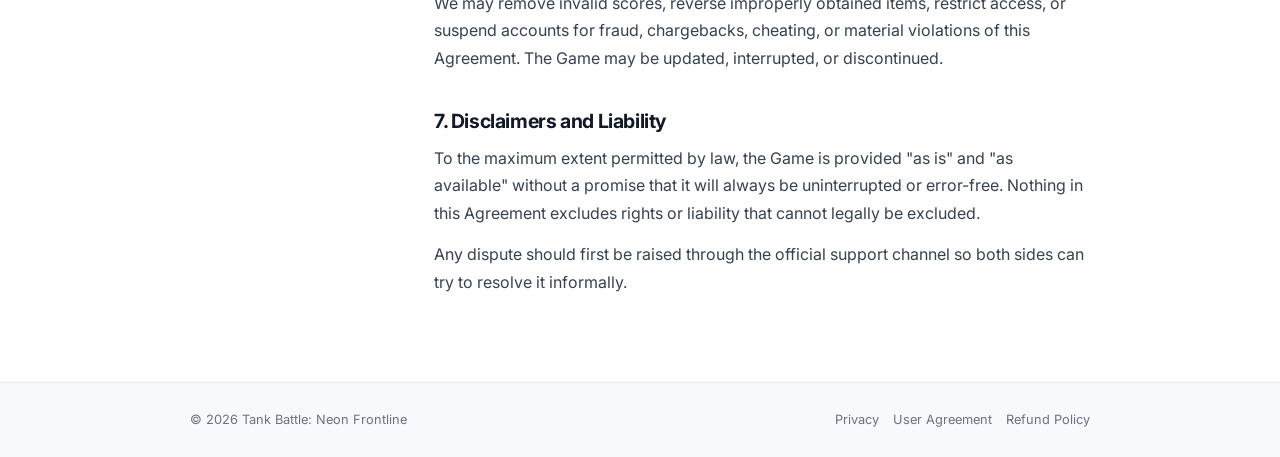
<file: pages/user-agreement/index.html>
<!DOCTYPE html>
<html lang="en">
<head>
  <meta charset="UTF-8" />
  <meta name="viewport" content="width=device-width, initial-scale=1.0" />
  <title>User Agreement | Tank Battle: Neon Frontline</title>
  <meta name="description" content="User Agreement for Tank Battle: Neon Frontline." />
  <link rel="preconnect" href="https://fonts.googleapis.com">
  <link rel="preconnect" href="https://fonts.gstatic.com" crossorigin>
  <link href="https://fonts.googleapis.com/css2?family=Inter:wght@400;500;600;700;800;900&display=swap" rel="stylesheet">
  <link rel="stylesheet" href="../../css/legal-pages.css" />
</head>
<body>
  <header class="legal-site-header">
    <div class="legal-site-header-inner">
      <a class="legal-brand" href="../../index.html"><span class="legal-brand-mark"></span><span>Tank Battle</span></a>
      <nav class="legal-site-nav" aria-label="Policy navigation">
        <a href="../privacy-policy/">Privacy</a>
        <a href="../user-agreement/" aria-current="page">User Agreement</a>
        <a href="../refund-policy/">Refunds</a>
        <a class="legal-game-link" href="../../index.html">Back to Game</a>
      </nav>
    </div>
  </header>
  <main>
    <section class="legal-hero"><div class="legal-hero-inner"><span class="legal-kicker">Rules of Play</span><h1>User Agreement</h1><p class="legal-summary">The rules governing accounts, gameplay, virtual Credits, purchases, fair play, and use of Tank Battle: Neon Frontline.</p><span class="legal-updated">Effective October 15, 2025</span></div></section>
    <div class="legal-layout">
      <aside class="legal-toc" aria-label="On this page"><strong>On this page</strong><a href="#acceptance">Acceptance</a><a href="#accounts">Accounts</a><a href="#license">License & conduct</a><a href="#credits">Virtual items</a><a href="#payments">Payments</a><a href="#enforcement">Enforcement</a><a href="#liability">Liability</a></aside>
      <article class="legal-document">
        <section id="acceptance"><h2>1. Acceptance of This Agreement</h2><p>By accessing or using the Game, creating a Pilot account, or buying Credits, you agree to this User Agreement. If you do not agree, do not use the Game or make a purchase.</p></section>
        <section id="accounts"><h2>2. Account Responsibilities</h2><p>You must provide accurate information, keep your access code secure, and remain responsible for activity on your device and Pilot account. Do not reuse a sensitive password because this version stores account information locally in the browser.</p><p>Guest Mode may be limited. Clearing browser data may permanently remove local progress, inventory, settings, or account information.</p></section>
        <section id="license"><h2>3. License and Acceptable Use</h2><p>We grant you a limited, personal, non-exclusive, non-transferable, revocable license to use the Game for entertainment.</p><p>You may not cheat, automate play, manipulate scores, exploit bugs, reverse engineer protected systems, interfere with the service, impersonate another person, harass others, or bypass account, reward, or payment controls.</p></section>
        <section id="credits"><h2>4. Virtual Credits and Digital Items</h2><p>Credits, skins, gear, bundles, achievements, and other virtual items are licensed digital content, not money or property. They have no cash value, cannot be transferred outside the Game, and may not be sold or exchanged for real currency.</p><p>Prices, pack contents, availability, and game balance may change where permitted by law.</p></section>
        <section id="payments"><h2>5. Payments</h2><p>Purchases are processed by a third-party payment provider. You authorize the displayed charge and confirm that you are permitted to use the selected payment method. Credits are delivered only after the payment result is verified for the active Pilot account.</p><p>Taxes, exchange rates, bank charges, and provider terms may apply. Refund requests are governed by the <a href="../refund-policy/">Refund Policy</a>.</p></section>
        <section id="enforcement"><h2>6. Enforcement and Service Changes</h2><p>We may remove invalid scores, reverse improperly obtained items, restrict access, or suspend accounts for fraud, chargebacks, cheating, or material violations of this Agreement. The Game may be updated, interrupted, or discontinued.</p></section>
        <section id="liability"><h2>7. Disclaimers and Liability</h2><p>To the maximum extent permitted by law, the Game is provided "as is" and "as available" without a promise that it will always be uninterrupted or error-free. Nothing in this Agreement excludes rights or liability that cannot legally be excluded.</p><p>Any dispute should first be raised through the official support channel so both sides can try to resolve it informally.</p></section>
      </article>
    </div>
  </main>
  <footer class="legal-page-footer"><div class="legal-page-footer-inner"><span>© 2026 Tank Battle: Neon Frontline</span><nav><a href="../privacy-policy/">Privacy</a><a href="../user-agreement/">User Agreement</a><a href="../refund-policy/">Refund Policy</a></nav></div></footer>
</body>
</html>
</file>
<file: css/style.css>
:root{
  --bg:#050816;
  --bg2:#071126;
  --panel:rgba(13,22,43,.76);
  --panel2:rgba(18,29,55,.66);
  --line:rgba(125,211,252,.18);
  --line2:rgba(148,163,184,.16);
  --text:#f8fbff;
  --muted:#9aa8c2;
  --soft:#cbd5e1;
  --cyan:#22d3ee;
  --blue:#3b82f6;
  --violet:#8b5cf6;
  --pink:#f472b6;
  --green:#34d399;
  --amber:#f59e0b;
  --red:#fb7185;
  --shadow:0 24px 80px rgba(0,0,0,.42);
  --glow:0 0 28px rgba(34,211,238,.26);
  --r-lg:30px;
  --r-md:20px;
  --r-sm:14px;
  --ease:cubic-bezier(.2,.8,.2,1);
}
*{box-sizing:border-box}
html{height:100%;scroll-behavior:smooth}
body{min-height:100%;margin:0;font-family:Inter,ui-sans-serif,system-ui,-apple-system,BlinkMacSystemFont,"Segoe UI",sans-serif;color:var(--text);background:
  radial-gradient(circle at 16% 4%,rgba(34,211,238,.18),transparent 30%),
  radial-gradient(circle at 88% 12%,rgba(139,92,246,.20),transparent 28%),
  radial-gradient(circle at 50% 100%,rgba(16,185,129,.10),transparent 34%),
  linear-gradient(180deg,#030611 0%,#071126 52%,#040713 100%);overflow-x:hidden}
body::before{content:"";position:fixed;inset:0;z-index:-2;background-image:linear-gradient(rgba(148,163,184,.055) 1px,transparent 1px),linear-gradient(90deg,rgba(148,163,184,.055) 1px,transparent 1px);background-size:42px 42px;mask-image:linear-gradient(to bottom,rgba(0,0,0,.8),rgba(0,0,0,.25));pointer-events:none}
body::after{content:"";position:fixed;inset:0;z-index:-1;background:radial-gradient(circle at center,transparent 20%,rgba(2,6,23,.42) 100%);pointer-events:none}
button,input{font:inherit}button{cursor:pointer}img{max-width:100%;display:block}.hidden{display:none!important}.muted{color:var(--muted)}.small-text{font-size:.82rem}.eyebrow{font-size:.72rem;letter-spacing:.16em;text-transform:uppercase;color:var(--cyan);font-weight:900}.app-shell{width:min(100%,1540px);margin:0 auto;padding:18px}.topbar{position:sticky;top:12px;z-index:40;display:flex;justify-content:space-between;align-items:center;gap:18px;padding:14px 16px;border:1px solid var(--line);border-radius:26px;background:rgba(5,10,25,.74);backdrop-filter:blur(18px);box-shadow:0 18px 60px rgba(0,0,0,.28)}.brand-wrap{display:flex;align-items:center;gap:14px;min-width:260px}.brand-glow{width:48px;height:48px;border-radius:16px;background:conic-gradient(from 220deg,var(--cyan),var(--violet),var(--pink),var(--cyan));box-shadow:0 0 28px rgba(34,211,238,.42);position:relative}.brand-glow::after{content:"";position:absolute;inset:10px;border-radius:10px;background:#061225}.brand-title{font-size:1.18rem;line-height:1;margin:0;font-weight:900;letter-spacing:-.02em}.brand-subtitle{margin:5px 0 0;color:var(--muted);font-size:.78rem}.top-actions{display:flex;gap:8px;flex-wrap:wrap;justify-content:flex-end}.page-stack{padding:20px 0}.page{display:none;animation:pageIn .22s var(--ease)}.page.active{display:block}@keyframes pageIn{from{opacity:0;transform:translateY(8px)}to{opacity:1;transform:none}}
.glass-card{border:1px solid var(--line2);background:linear-gradient(180deg,rgba(13,24,48,.78),rgba(8,15,31,.58));box-shadow:var(--shadow),inset 0 1px 0 rgba(255,255,255,.06);backdrop-filter:blur(18px);border-radius:var(--r-lg)}.glass-card:hover{border-color:rgba(34,211,238,.25)}.btn{appearance:none;border:1px solid rgba(148,163,184,.18);border-radius:999px;padding:11px 17px;color:var(--text);background:rgba(255,255,255,.045);font-weight:850;letter-spacing:-.01em;transition:transform .18s var(--ease),box-shadow .18s var(--ease),border-color .18s var(--ease),background .18s var(--ease),filter .18s}.btn:hover{transform:translateY(-2px);border-color:rgba(34,211,238,.38);box-shadow:0 14px 30px rgba(0,0,0,.25),0 0 24px rgba(34,211,238,.15)}.btn:active{transform:translateY(0) scale(.98)}.btn.neon{border:none;background:linear-gradient(135deg,#38bdf8,#2563eb 55%,#7c3aed);box-shadow:0 12px 34px rgba(37,99,235,.34),0 0 26px rgba(34,211,238,.22);color:white}.btn.neon:hover{box-shadow:0 16px 40px rgba(37,99,235,.42),0 0 34px rgba(34,211,238,.36);filter:saturate(1.12)}.btn.secondary{background:linear-gradient(135deg,rgba(139,92,246,.26),rgba(34,211,238,.10));border-color:rgba(139,92,246,.28)}.btn.ghost{background:rgba(255,255,255,.035);border-color:rgba(148,163,184,.14);color:#dbeafe}.btn.danger{background:rgba(251,113,133,.12);border-color:rgba(251,113,133,.26);color:#fecdd3}.btn.social{background:rgba(255,255,255,.08)}.btn.large{padding:14px 22px;font-size:1rem}.btn.mini{padding:7px 11px;font-size:.78rem}.action-grid{display:grid;gap:10px}.action-grid.two{grid-template-columns:repeat(2,minmax(0,1fr))}.action-grid.three{grid-template-columns:repeat(3,minmax(0,1fr))}.action-grid.compact{gap:8px}.card-header-row{display:flex;align-items:center;justify-content:space-between;gap:12px}.compact-right{gap:8px;justify-content:flex-start}.status-badge,.pill,.pack-badge,.rarity-tag,.count-pill{display:inline-flex;align-items:center;justify-content:center;padding:6px 10px;border-radius:999px;border:1px solid rgba(148,163,184,.16);background:rgba(255,255,255,.055);color:#dbeafe;font-size:.74rem;font-weight:850}.status-badge.blue,.boss-pill{color:#a5f3fc;background:rgba(34,211,238,.10);border-color:rgba(34,211,238,.22)}.status-badge.danger{color:#fecdd3;background:rgba(251,113,133,.11);border-color:rgba(251,113,133,.2)}.center-wrap{display:grid;place-items:center;min-height:calc(100vh - 130px);padding:20px}.center-wrap.narrow>*,.auth-card{width:min(100%,520px)}.center-wrap.wide>*{width:min(100%,1240px)}h1,h2,h3,h4,p{margin-top:0}h2{font-size:clamp(1.6rem,2.4vw,2.65rem);line-height:1.05;letter-spacing:-.05em}h3{font-size:1.1rem;letter-spacing:-.03em}.hero-grid{display:grid;grid-template-columns:minmax(0,1.62fr) 380px;gap:18px}.hero-card{padding:34px;position:relative;overflow:hidden}.hero-card::before,.shop-card::before,.stage-select-card::before{content:"";position:absolute;inset:-120px -120px auto auto;width:360px;height:360px;border-radius:999px;background:radial-gradient(circle,rgba(34,211,238,.16),transparent 68%);pointer-events:none}.hero-card h2{max-width:780px;margin:14px 0}.hero-text{font-size:1.02rem;line-height:1.8;color:#b9c6dc;max-width:760px}.hero-actions{display:flex;flex-wrap:wrap;gap:12px;margin:24px 0}.pill-row{display:flex;gap:8px;flex-wrap:wrap}.home-stage-strip{display:flex;align-items:center;justify-content:space-between;gap:14px;margin-top:20px;padding:16px;border-radius:22px;background:linear-gradient(135deg,rgba(56,189,248,.09),rgba(139,92,246,.08));border:1px solid rgba(125,211,252,.16)}.home-stage-strip strong{display:block;margin-top:4px}.hero-visual-panel{margin-top:20px;display:grid;grid-template-columns:1.1fr .9fr;gap:16px;align-items:center;padding:16px;border-radius:26px;background:rgba(255,255,255,.045);border:1px solid rgba(148,163,184,.14)}.hero-scene-image,.boss-preview-image,.stage-select-hero img,.shop-feature-card img{border-radius:22px;border:1px solid rgba(148,163,184,.14);box-shadow:0 16px 44px rgba(0,0,0,.28)}.hero-visual-copy{display:grid;gap:8px}.hero-side{display:grid;gap:16px}.auth-summary-card,.leaderboard-card,.boss-preview-card{padding:18px}.leaderboard-list,.history-list{display:grid;gap:10px}.leaderboard-item,.history-item{display:flex;justify-content:space-between;gap:12px;padding:12px 14px;border-radius:16px;background:rgba(255,255,255,.045);border:1px solid rgba(148,163,184,.10)}.form-stack,.form-grid{display:grid;gap:14px}.form-grid{grid-template-columns:repeat(2,minmax(0,1fr))}.form-grid.compact-form{gap:10px}label span{display:block;margin-bottom:7px;color:#b8c4d8;font-size:.82rem;font-weight:800}input{width:100%;border:1px solid rgba(148,163,184,.16);border-radius:16px;padding:12px 13px;background:rgba(2,6,23,.44);color:var(--text);outline:none;transition:.18s}input:focus{border-color:rgba(34,211,238,.55);box-shadow:0 0 0 4px rgba(34,211,238,.10)}.divider{display:flex;align-items:center;gap:12px;margin:20px 0;color:var(--muted);font-size:.84rem}.divider::before,.divider::after{content:"";height:1px;flex:1;background:rgba(148,163,184,.16)}
/* Game screen */
.game-layout{display:grid;grid-template-columns:274px minmax(0,1fr) 92px;gap:16px;align-items:stretch;min-height:calc(100vh - 118px)}.game-sidebar{padding:16px;border-radius:28px;display:flex;flex-direction:column;gap:14px;overflow:hidden}.game-sidebar .card-header-row h3{margin:0}.boss-stage-strip{display:flex;justify-content:space-between;align-items:center;padding:12px 14px;border-radius:18px;border:1px solid rgba(34,211,238,.16);background:linear-gradient(135deg,rgba(34,211,238,.09),rgba(139,92,246,.07))}.boss-stage-strip strong{color:#cffafe}.stats-grid{display:grid;grid-template-columns:repeat(2,minmax(0,1fr));gap:9px}.stat-card{position:relative;overflow:hidden;padding:11px 12px;border-radius:18px;background:rgba(255,255,255,.045);border:1px solid rgba(148,163,184,.12)}.stat-card::after{content:"";position:absolute;inset:auto 0 0;height:2px;background:linear-gradient(90deg,var(--cyan),transparent);opacity:.55}.stat-card span{display:block;color:var(--muted);font-size:.68rem;text-transform:uppercase;letter-spacing:.08em}.stat-card strong{display:block;margin-top:4px;font-size:1.02rem}.stat-card:nth-child(2) strong{color:#86efac}.stat-card:nth-child(3) strong{color:#fef3c7}.control-panel{display:grid;grid-template-columns:1fr 1fr;gap:10px;padding:12px;border-radius:20px;background:rgba(0,0,0,.16);border:1px solid rgba(148,163,184,.12)}.control-panel #newGameBtn{grid-column:1/-1}.weapon-switcher,.tips-box{padding:14px;border-radius:22px;background:rgba(255,255,255,.035);border:1px solid rgba(148,163,184,.12)}.weapon-switch-grid{display:grid;gap:9px;margin-top:10px}.weapon-card{position:relative;display:grid;grid-template-columns:1fr auto;gap:6px;align-items:center;padding:13px;border-radius:18px;background:linear-gradient(180deg,rgba(255,255,255,.055),rgba(255,255,255,.025));border:1px solid rgba(148,163,184,.12);transition:.18s var(--ease)}.weapon-card:hover{transform:translateX(3px);border-color:rgba(34,211,238,.30)}.weapon-card.active{background:linear-gradient(135deg,rgba(34,211,238,.16),rgba(139,92,246,.12));border-color:rgba(34,211,238,.44);box-shadow:0 0 0 1px rgba(34,211,238,.08),0 0 28px rgba(34,211,238,.12)}.weapon-card h4{margin:0;font-size:.94rem}.weapon-card p{grid-column:1/-1;margin:0;color:var(--muted);font-size:.78rem;line-height:1.5}.weapon-key{width:26px;height:26px;border-radius:999px;display:grid;place-items:center;background:rgba(148,163,184,.14);font-weight:900;font-size:.78rem}.tips-box h4{margin-bottom:12px}.tips-box p{margin:9px 0;color:#aebbd2;font-size:.88rem;line-height:1.5}.canvas-wrap{position:relative;overflow:hidden;padding:14px;border-radius:32px;background:linear-gradient(180deg,rgba(8,18,34,.78),rgba(3,9,20,.74));border:1px solid rgba(125,211,252,.18);box-shadow:0 30px 90px rgba(0,0,0,.38),0 0 0 1px rgba(255,255,255,.025) inset}.canvas-wrap::before{content:"";position:absolute;inset:14px;border-radius:24px;background:linear-gradient(135deg,rgba(34,211,238,.045),transparent 42%,rgba(139,92,246,.05));pointer-events:none;z-index:2;border:1px solid rgba(255,255,255,.04)}#gameCanvas{position:relative;z-index:1;width:100%;height:calc(100vh - 162px);min-height:560px;display:block;border-radius:24px;background:#06101e;border:1px solid rgba(125,211,252,.16);box-shadow:inset 0 0 0 1px rgba(255,255,255,.03),0 20px 70px rgba(0,0,0,.34)}.game-overlay{position:absolute;left:40px;right:40px;top:50%;transform:translateY(-50%);z-index:10;text-align:center;padding:28px;border-radius:28px;background:linear-gradient(180deg,rgba(5,10,25,.88),rgba(8,12,28,.76));border:1px solid rgba(125,211,252,.16);box-shadow:0 24px 80px rgba(0,0,0,.5),0 0 36px rgba(34,211,238,.14);backdrop-filter:blur(14px)}.game-overlay h2{margin-bottom:10px}.game-overlay p{font-size:1.05rem;color:#d9e7ff}.quick-item-rail{padding:10px;border-radius:30px;background:linear-gradient(180deg,rgba(9,18,36,.78),rgba(6,13,28,.56));border:1px solid rgba(125,211,252,.16);box-shadow:0 24px 70px rgba(0,0,0,.32);display:flex;flex-direction:column;gap:10px;align-self:stretch}.quick-item-rail-head{text-align:center;padding:10px 4px}.quick-item-rail-head strong{display:block;margin-top:4px;font-size:.82rem}.quick-item-dock{display:grid;gap:10px}.quick-item-btn{position:relative;display:grid;place-items:center;gap:7px;min-height:118px;padding:10px 6px;border-radius:22px;color:var(--text);background:linear-gradient(180deg,rgba(255,255,255,.06),rgba(255,255,255,.025));border:1px solid rgba(148,163,184,.13);transition:.18s var(--ease)}.quick-item-btn:hover{transform:translateX(-3px);border-color:rgba(34,211,238,.35);box-shadow:0 14px 30px rgba(0,0,0,.28),0 0 24px rgba(34,211,238,.12)}.quick-item-btn.is-free .quick-badge{background:rgba(52,211,153,.18);border-color:rgba(52,211,153,.32);color:#bbf7d0}.quick-item-btn.is-empty{opacity:.78}.quick-icon{width:38px;height:38px;border-radius:14px;display:grid;place-items:center;font-size:1.1rem;font-weight:900;background:linear-gradient(135deg,rgba(34,211,238,.16),rgba(139,92,246,.20));border:1px solid rgba(255,255,255,.08);box-shadow:inset 0 1px 0 rgba(255,255,255,.06)}.quick-label{font-size:.68rem;font-weight:900}.quick-badge{font-size:.62rem;padding:4px 7px;background:rgba(245,158,11,.14);border-color:rgba(245,158,11,.22);color:#fde68a}.mobile-hud{display:none;position:absolute;z-index:6;left:18px;top:18px;gap:8px;flex-wrap:wrap;max-width:calc(100% - 120px)}.mobile-hud-chip{min-width:70px;padding:8px 10px;border-radius:16px;background:rgba(6,12,24,.68);border:1px solid rgba(148,163,184,.13);backdrop-filter:blur(12px)}.mobile-hud-chip span{display:block;font-size:.58rem;letter-spacing:.1em;text-transform:uppercase;color:var(--muted)}.mobile-hud-chip strong{font-size:.92rem}.mobile-mini-btn{border:1px solid rgba(148,163,184,.14);border-radius:14px;background:rgba(255,255,255,.06);color:var(--text);font-weight:900;padding:10px 12px}.mobile-mini-btn.highlight{background:linear-gradient(135deg,var(--cyan),var(--blue));color:#06101e}.touch-controls{display:none}.boss-intro-overlay{position:absolute;inset:0;z-index:18;display:grid;place-items:center;background:radial-gradient(circle,rgba(251,113,133,.18),rgba(2,6,23,.66));backdrop-filter:blur(5px)}.boss-intro-frame{position:relative;text-align:center;width:min(92%,560px);padding:36px;border-radius:30px;background:linear-gradient(180deg,rgba(15,23,42,.94),rgba(5,10,25,.88));border:1px solid rgba(251,113,133,.26);box-shadow:0 28px 90px rgba(0,0,0,.5),0 0 36px rgba(251,113,133,.18);overflow:hidden}.boss-kicker{color:#fecdd3;letter-spacing:.18em;text-transform:uppercase;font-weight:900}.boss-intro-frame h3{font-size:clamp(2rem,5vw,4rem);margin:12px 0;letter-spacing:-.06em}.boss-intro-lines{position:absolute;inset:0;background:repeating-linear-gradient(0deg,transparent 0 12px,rgba(255,255,255,.035) 12px 13px);animation:scan 1.4s linear infinite}@keyframes scan{to{transform:translateY(13px)}}
/* Stages, settings, profile, shop */
.stage-select-card,.settings-card,.profile-card,.shop-card,.legal-card,.auth-card{padding:24px}.stage-select-hero{display:grid;grid-template-columns:420px 1fr;gap:18px;align-items:center;margin:18px 0}.stage-select-copy{display:grid;gap:12px}.stage-select-copy strong{font-size:1.55rem}.stage-select-grid{display:grid;grid-template-columns:repeat(3,minmax(0,1fr));gap:12px}.stage-card{position:relative;text-align:left;padding:16px;border-radius:22px;background:rgba(255,255,255,.045);border:1px solid rgba(148,163,184,.13);color:var(--text);transition:.18s var(--ease)}.stage-card:hover{transform:translateY(-3px);border-color:rgba(34,211,238,.30)}.stage-card.active{background:linear-gradient(135deg,rgba(34,211,238,.14),rgba(139,92,246,.12));border-color:rgba(34,211,238,.42)}.stage-card h4{margin:6px 0}.settings-grid{display:grid;grid-template-columns:repeat(5,minmax(0,1fr));gap:12px;margin-top:18px}.toggle-card{display:flex;align-items:center;justify-content:space-between;gap:12px;padding:16px;border-radius:20px;background:rgba(255,255,255,.045);border:1px solid rgba(148,163,184,.12)}.toggle-card input{width:44px;height:24px;accent-color:var(--cyan)}.settings-note{margin-top:16px;padding:16px;border-radius:20px;background:rgba(251,191,36,.08);border:1px solid rgba(251,191,36,.16);color:#fde68a}.profile-grid{display:grid;grid-template-columns:repeat(4,minmax(0,1fr));gap:12px;margin:18px 0}.profile-block{padding:16px;border-radius:20px;background:rgba(255,255,255,.045);border:1px solid rgba(148,163,184,.12)}.profile-block span{display:block;color:var(--muted);font-size:.78rem;margin-bottom:6px}.profile-block strong{font-size:1.1rem}.score-history-box{padding:16px;border-radius:22px;background:rgba(255,255,255,.035);border:1px solid rgba(148,163,184,.12)}.shop-card{position:relative;overflow:hidden}.shop-card>p{line-height:1.7}.shop-top-grid{display:grid;grid-template-columns:.95fr 1.05fr;gap:18px;margin:20px 0}.coin-pack-panel,.checkout-panel{padding:18px;border-radius:26px;background:rgba(255,255,255,.04);border:1px solid rgba(148,163,184,.12)}.coin-pack-grid{display:grid;grid-template-columns:repeat(2,minmax(0,1fr));gap:12px;margin-top:14px}.coin-pack-card{position:relative;text-align:left;color:var(--text);padding:16px;border-radius:22px;background:linear-gradient(180deg,rgba(255,255,255,.058),rgba(255,255,255,.028));border:1px solid rgba(148,163,184,.14);transition:.18s var(--ease)}.coin-pack-card:hover{transform:translateY(-3px);border-color:rgba(34,211,238,.32)}.coin-pack-card.active{background:linear-gradient(135deg,rgba(34,211,238,.16),rgba(139,92,246,.14));border-color:rgba(34,211,238,.45);box-shadow:0 0 30px rgba(34,211,238,.11)}.coin-pack-card.featured::after{content:"BEST";position:absolute;top:12px;right:12px;color:#06101e;background:#fbbf24;border-radius:999px;padding:4px 8px;font-size:.62rem;font-weight:900}.pack-total{font-size:1.8rem;font-weight:950;letter-spacing:-.05em;margin:10px 0;color:#e0f2fe}.pack-split{display:flex;justify-content:space-between;gap:10px;color:#b8c4d8}.pack-price{margin-top:6px;color:var(--muted)}.selected-pack-value{font-size:2rem;font-weight:950;color:#a5f3fc;margin:10px 0}.payment-methods{display:grid;grid-template-columns:repeat(4,minmax(0,1fr));gap:8px;margin:16px 0}.method-card{border:1px solid rgba(148,163,184,.14);border-radius:16px;padding:12px 10px;color:var(--text);background:rgba(255,255,255,.045);font-weight:850;transition:.18s}.method-card:hover,.method-card.active{border-color:rgba(34,211,238,.36);background:rgba(34,211,238,.10)}.result-box{min-height:76px;white-space:pre-wrap;margin:14px 0 0;padding:14px;border-radius:18px;background:rgba(2,6,23,.48);border:1px solid rgba(148,163,184,.12);color:#a7f3d0;overflow:auto}.shop-feature-row{display:grid;grid-template-columns:1fr 1fr;gap:12px;margin:20px 0}.shop-feature-card{display:grid;grid-template-columns:110px 1fr;gap:14px;align-items:center;padding:14px;border-radius:24px;background:rgba(255,255,255,.04);border:1px solid rgba(148,163,184,.12)}.shop-split{display:grid;grid-template-columns:1fr 1fr;gap:18px}.shop-grid,.bundle-grid{display:grid;grid-template-columns:repeat(2,minmax(0,1fr));gap:12px;margin-top:12px}.shop-item-card,.skin-card,.bundle-card{position:relative;overflow:hidden;padding:16px;border-radius:24px;background:linear-gradient(180deg,rgba(255,255,255,.055),rgba(255,255,255,.025));border:1px solid rgba(148,163,184,.13);transition:.18s var(--ease)}.shop-item-card:hover,.skin-card:hover,.bundle-card:hover{transform:translateY(-3px);border-color:rgba(34,211,238,.30);box-shadow:0 18px 42px rgba(0,0,0,.24)}.shop-card-top,.shop-item-meta,.bundle-meta{display:flex;justify-content:space-between;align-items:center;gap:10px}.item-symbol{width:46px;height:46px;border-radius:16px;display:grid;place-items:center;background:linear-gradient(135deg,rgba(34,211,238,.14),rgba(139,92,246,.18));border:1px solid rgba(255,255,255,.08);font-size:1.35rem}.skin-preview{height:92px;border-radius:20px;margin-bottom:12px;background:radial-gradient(circle at 50% 25%,var(--skin-accent),transparent 24%),linear-gradient(135deg,var(--skin-primary),#111827);border:1px solid rgba(255,255,255,.10);box-shadow:inset 0 1px 0 rgba(255,255,255,.06)}.skin-card.active{border-color:rgba(52,211,153,.45);box-shadow:0 0 28px rgba(52,211,153,.12)}.shop-subhead{margin-top:18px}.legal-wrap{display:grid;grid-template-columns:1fr 1fr;gap:16px}.legal-card p{line-height:1.8;color:#b8c4d8}.cookie-banner{position:fixed;left:18px;right:18px;bottom:18px;z-index:80;display:grid;grid-template-columns:1fr auto;gap:16px;align-items:center;padding:16px;border-radius:24px;background:rgba(7,13,28,.90);border:1px solid rgba(125,211,252,.16);box-shadow:0 24px 80px rgba(0,0,0,.44);backdrop-filter:blur(18px)}.cookie-banner p{margin:6px 0 0;color:var(--muted)}.toast{position:fixed;left:50%;bottom:24px;z-index:100;transform:translateX(-50%);max-width:min(92vw,520px);padding:13px 18px;border-radius:999px;background:linear-gradient(135deg,rgba(34,211,238,.20),rgba(139,92,246,.18));border:1px solid rgba(34,211,238,.28);box-shadow:0 18px 50px rgba(0,0,0,.36);backdrop-filter:blur(14px);font-weight:850}.quick-purchase-modal{position:fixed;inset:0;z-index:90;display:grid;place-items:center;padding:18px}.quick-purchase-backdrop{position:absolute;inset:0;background:rgba(2,6,23,.72);backdrop-filter:blur(10px)}.quick-purchase-panel{position:relative;z-index:1;width:min(100%,420px);padding:22px;border-radius:30px;background:linear-gradient(180deg,rgba(13,24,48,.98),rgba(7,13,28,.98));border:1px solid rgba(125,211,252,.18);box-shadow:0 34px 100px rgba(0,0,0,.5);overflow:hidden}.quick-purchase-art{display:flex;gap:14px;align-items:center;margin-bottom:14px;padding:12px;border-radius:22px;background:linear-gradient(135deg,rgba(34,211,238,.10),rgba(139,92,246,.10));border:1px solid rgba(148,163,184,.12)}.quick-purchase-icon{width:62px;height:62px;border-radius:20px;display:grid;place-items:center;background:linear-gradient(135deg,rgba(52,211,153,.22),rgba(34,211,238,.16));border:1px solid rgba(255,255,255,.08);font-size:1.6rem}.quick-purchase-close{position:absolute;right:14px;top:14px;width:38px;height:38px;border-radius:999px;border:1px solid rgba(148,163,184,.16);background:rgba(255,255,255,.055);color:var(--text);font-size:1.2rem}.quick-purchase-meta{display:grid;grid-template-columns:1fr 1fr;gap:12px;margin:16px 0}.quick-purchase-meta>div{padding:14px;border-radius:18px;background:rgba(255,255,255,.045);border:1px solid rgba(148,163,184,.12)}.quick-purchase-meta span{display:block;color:var(--muted);font-size:.72rem;text-transform:uppercase;letter-spacing:.08em}.quick-purchase-actions{display:grid;grid-template-columns:1fr 1fr;gap:10px}
/* Mobile */
@media (max-width:1120px){.hero-grid{grid-template-columns:1fr}.hero-side{grid-template-columns:repeat(3,minmax(0,1fr))}.game-layout{grid-template-columns:240px minmax(0,1fr) 82px}.stats-grid{grid-template-columns:1fr}.shop-top-grid,.shop-split{grid-template-columns:1fr}.settings-grid{grid-template-columns:repeat(3,minmax(0,1fr))}.profile-grid{grid-template-columns:repeat(2,minmax(0,1fr))}}
@media (max-width:820px){.app-shell{padding:10px}.topbar{position:relative;top:0;align-items:flex-start;flex-direction:column;border-radius:22px}.top-actions{width:100%;display:grid;grid-template-columns:repeat(4,minmax(0,1fr))}.top-actions .btn{padding:9px 8px;font-size:.78rem}.brand-subtitle{display:none}.hero-card{padding:22px}.hero-visual-panel,.stage-select-hero,.legal-wrap{grid-template-columns:1fr}.hero-side{grid-template-columns:1fr}.payment-methods,.action-grid.three{grid-template-columns:repeat(2,minmax(0,1fr))}.settings-grid,.stage-select-grid{grid-template-columns:1fr}.shop-feature-row,.shop-grid,.bundle-grid,.coin-pack-grid{grid-template-columns:1fr}}
@media (max-width:720px){body[data-page="game"]{overflow:hidden}.page-stack{padding:12px 0}body[data-page="game"] .topbar{display:none}.game-layout{position:relative;display:block;min-height:100dvh}.game-sidebar{display:none}.canvas-wrap{height:100dvh;min-height:100dvh;padding:6px 6px 132px;border-radius:0;border-left:0;border-right:0}.canvas-wrap::before{inset:8px;border-radius:22px}#gameCanvas{height:calc(100dvh - 144px);min-height:0;border-radius:22px}.mobile-hud{display:flex}.touch-controls{position:absolute;left:0;right:0;bottom:12px;z-index:7;display:flex;align-items:flex-end;justify-content:space-between;padding:0 14px;pointer-events:none}.joystick-zone,.mobile-action-stack{pointer-events:auto}.joystick-zone{position:relative;width:116px;height:116px;border-radius:999px;background:radial-gradient(circle at 35% 30%,rgba(255,255,255,.10),rgba(15,23,42,.68));border:1px solid rgba(148,163,184,.16);box-shadow:0 20px 44px rgba(0,0,0,.32);backdrop-filter:blur(12px)}.joystick-ring{position:absolute;inset:14px;border-radius:999px;border:1px dashed rgba(125,211,252,.36)}.joystick-knob{position:absolute;left:50%;top:50%;width:48px;height:48px;border-radius:999px;transform:translate(-50%,-50%);background:linear-gradient(135deg,var(--cyan),var(--blue));box-shadow:0 10px 24px rgba(14,165,233,.36)}.touch-control-label{position:absolute;left:0;right:0;bottom:-18px;text-align:center;font-size:.58rem;color:#a5f3fc;font-weight:900;letter-spacing:.1em}.mobile-action-stack{display:grid;gap:10px;justify-items:center}.touch-action-btn{border:none;color:white;font-weight:950;border-radius:999px;box-shadow:0 18px 42px rgba(0,0,0,.36);transition:.12s}.touch-action-btn:active{transform:scale(.95)}.touch-action-btn.fire{width:82px;height:82px;background:linear-gradient(135deg,#fb7185,#f97316);box-shadow:0 18px 42px rgba(251,113,133,.32)}.touch-action-btn.pause{width:56px;height:56px;background:rgba(255,255,255,.10);border:1px solid rgba(148,163,184,.16)}.quick-item-rail{position:absolute;right:10px;top:90px;z-index:8;width:64px;padding:6px;border-radius:20px;background:rgba(7,14,30,.24);border:1px dashed rgba(125,211,252,.30);box-shadow:none;backdrop-filter:blur(10px)}.quick-item-rail-head{display:none}.quick-item-dock{gap:7px}.quick-item-btn{min-height:58px;padding:5px 4px;border-radius:16px;background:rgba(8,16,32,.34);border:1px solid rgba(125,211,252,.16);box-shadow:none}.quick-item-btn:hover{transform:none}.quick-icon{width:26px;height:26px;border-radius:10px;font-size:.86rem}.quick-label{display:none}.quick-badge{font-size:.55rem;padding:2px 5px}.game-overlay{left:14px;right:14px;padding:20px}.boss-intro-frame{padding:24px}.center-wrap{min-height:auto;padding:10px}.cookie-banner{grid-template-columns:1fr;left:10px;right:10px;bottom:10px}.mobile-hud{left:10px;top:10px;max-width:calc(100% - 88px)}.mobile-hud-chip{min-width:58px;padding:7px 8px}.mobile-mini-btn{padding:8px 9px;font-size:.7rem}}
@media (max-width:520px){.top-actions{grid-template-columns:repeat(3,minmax(0,1fr))}.hero-actions{display:grid}.action-grid.two,.payment-methods,.form-grid,.profile-grid{grid-template-columns:1fr}.hero-card{padding:18px}.shop-card,.stage-select-card,.settings-card,.profile-card,.auth-card,.legal-card{padding:18px}.quick-purchase-actions,.quick-purchase-meta{grid-template-columns:1fr}}
.high-contrast{--bg:#000;--panel:rgba(0,0,0,.86);--line:#fff;--text:#fff;--muted:#e5e7eb}.accessibility-mode{font-size:18px}.accessibility-mode .btn{min-height:46px}.app-shell.is-immersive .topbar{display:none}.app-shell.is-immersive .page-stack{padding-top:0}


/* Drop guide + pickup icon polish */
.weapon-chip.readonly {
  cursor: default;
  pointer-events: none;
}
.weapon-chip.readonly .weapon-chip-top span {
  color: #67e8f9;
  border: 1px dashed rgba(103, 232, 249, 0.35);
  background: rgba(103, 232, 249, 0.08);
}
.drop-guide-box {
  margin-top: 14px;
  padding: 14px;
  border: 1px solid rgba(103, 232, 249, 0.18);
  border-radius: 20px;
  background: linear-gradient(180deg, rgba(15, 23, 42, 0.74), rgba(15, 23, 42, 0.42));
  box-shadow: inset 0 1px 0 rgba(255,255,255,0.04), 0 14px 38px rgba(0,0,0,0.16);
}
.drop-guide-grid {
  display: grid;
  grid-template-columns: repeat(2, minmax(0, 1fr));
  gap: 8px;
  margin-top: 10px;
}
.drop-guide-grid > div {
  display: grid;
  grid-template-columns: 34px 1fr;
  grid-template-rows: auto auto;
  align-items: center;
  column-gap: 8px;
  padding: 8px;
  border-radius: 14px;
  border: 1px dashed rgba(148, 163, 184, 0.18);
  background: rgba(2, 6, 23, 0.28);
}
.drop-guide-icon {
  grid-row: 1 / 3;
  width: 30px;
  height: 30px;
  display: inline-grid;
  place-items: center;
  border-radius: 12px;
  font-size: 16px;
  font-weight: 900;
  box-shadow: 0 0 18px rgba(103,232,249,0.12);
}
.drop-guide-icon.coin { background: rgba(250,204,21,0.16); color: #facc15; }
.drop-guide-icon.repair { background: rgba(34,197,94,0.16); color: #86efac; }
.drop-guide-icon.shield { background: rgba(56,189,248,0.16); color: #bae6fd; }
.drop-guide-icon.rapid { background: rgba(192,132,252,0.16); color: #ddd6fe; }
.drop-guide-icon.bomb { background: rgba(249,115,22,0.18); color: #fed7aa; }
.drop-guide-icon.burst { background: rgba(244,114,182,0.16); color: #fbcfe8; }
.drop-guide-icon.rail { background: rgba(147,197,253,0.16); color: #dbeafe; }
.drop-guide-grid strong {
  font-size: 12px;
  color: #e2e8f0;
}
.drop-guide-grid small {
  font-size: 11px;
  color: #94a3b8;
}
.quick-icon {
  font-size: 20px;
  filter: drop-shadow(0 0 8px rgba(103,232,249,0.35));
}
@media (max-width: 860px) {
  .drop-guide-box {
    display: none;
  }
}


/* Guest gate + expanded campaign mobile polish */
.stage-card.locked{opacity:.58;filter:saturate(.75);position:relative;cursor:pointer}.stage-card.locked::after{content:'LOGIN TO UNLOCK';position:absolute;right:14px;bottom:12px;font-size:.62rem;font-weight:900;letter-spacing:.08em;color:#fde68a;background:rgba(120,53,15,.55);border:1px solid rgba(251,191,36,.35);border-radius:999px;padding:5px 8px}.stage-twist{display:inline-flex;align-self:flex-start;margin-top:8px;padding:5px 8px;border-radius:999px;background:rgba(34,211,238,.10);border:1px solid rgba(34,211,238,.18);color:#a5f3fc;font-size:.72rem;font-weight:900;letter-spacing:.03em}.guest-gate-modal{position:fixed;inset:0;z-index:80;display:grid;place-items:center;padding:18px}.guest-gate-modal.hidden{display:none}.guest-gate-backdrop{position:absolute;inset:0;background:rgba(2,6,23,.72);backdrop-filter:blur(10px)}.guest-gate-panel{position:relative;width:min(460px,calc(100vw - 32px));padding:24px;border-radius:28px;background:linear-gradient(180deg,rgba(15,23,42,.96),rgba(8,13,28,.94));border:1px solid rgba(103,232,249,.22);box-shadow:0 30px 90px rgba(0,0,0,.55),0 0 50px rgba(34,211,238,.12)}.guest-gate-panel h3{font-size:1.65rem;margin:8px 0 10px}.guest-gate-close{position:absolute;right:14px;top:14px;width:34px;height:34px;border-radius:999px;border:1px solid rgba(148,163,184,.20);background:rgba(15,23,42,.70);color:#e2e8f0;font-size:1.3rem}.guest-gate-benefits{display:grid;gap:8px;margin:16px 0}.guest-gate-benefits span{padding:10px 12px;border-radius:14px;background:rgba(255,255,255,.055);border:1px solid rgba(148,163,184,.12);color:#dbeafe;font-weight:800}.guest-gate-actions{display:grid;grid-template-columns:1fr 1fr;gap:10px;margin-top:16px}
@media(max-width:720px){.stage-select-card{padding:14px}.stage-select-grid{display:grid;grid-template-columns:1fr;gap:10px}.stage-card{padding:14px;min-height:auto}.stage-card .pill-row{display:none}.stage-twist{font-size:.66rem}.canvas-wrap{height:100svh;min-height:100svh;padding:6px 6px 118px}#gameCanvas{height:calc(100svh - 126px);width:100%;object-fit:contain}.mobile-hud{gap:5px;overflow:auto;max-width:calc(100% - 76px);scrollbar-width:none}.mobile-hud::-webkit-scrollbar{display:none}.mobile-hud-chip{min-width:54px;padding:6px 7px}.quick-item-rail{top:78px;right:8px;width:58px}.quick-item-btn{min-height:52px}.quick-icon{width:24px;height:24px}.quick-badge{font-size:.5rem}.touch-action-btn.fire{width:76px;height:76px}.joystick-zone{width:108px;height:108px}.guest-gate-panel{padding:20px;border-radius:24px}.guest-gate-actions{grid-template-columns:1fr}}
@media(max-width:420px){.quick-item-rail{transform:scale(.9);transform-origin:top right;right:4px}.touch-controls{padding:0 10px}.mobile-hud-chip span{display:none}.mobile-mini-btn{padding:7px 8px}}

/* === Controls & item settings upgrade === */
.settings-section-title{margin:22px 0 10px;color:#a5f3fc;font-size:.78rem;font-weight:950;letter-spacing:.14em;text-transform:uppercase}.hotkey-settings-grid,.control-settings-grid{display:grid;grid-template-columns:repeat(4,minmax(0,1fr));gap:12px}.control-settings-grid{grid-template-columns:1.2fr 1fr 1fr}.hotkey-card,.select-card{display:flex;align-items:center;gap:12px;padding:15px;border-radius:20px;background:rgba(255,255,255,.045);border:1px solid rgba(148,163,184,.12);box-shadow:inset 0 1px 0 rgba(255,255,255,.04)}.hotkey-icon{width:42px;height:42px;border-radius:15px;display:grid;place-items:center;background:linear-gradient(135deg,rgba(34,211,238,.16),rgba(139,92,246,.18));border:1px solid rgba(255,255,255,.08);font-weight:950}.hotkey-card div{display:grid;gap:3px;min-width:0}.hotkey-card small{color:var(--muted);font-size:.72rem;line-height:1.35}.hotkey-card kbd{margin-left:auto;min-width:34px;height:34px;display:grid;place-items:center;border-radius:11px;background:rgba(2,6,23,.48);border:1px solid rgba(125,211,252,.20);color:#a5f3fc;font-weight:950}.select-card{justify-content:space-between}.select-card span{font-weight:900}.select-card select{min-width:160px;border:1px solid rgba(125,211,252,.20);border-radius:14px;padding:10px 12px;background:rgba(2,6,23,.58);color:var(--text);font-weight:850}.mobile-dpad{display:none}.dpad-btn{touch-action:none;user-select:none}
@media (max-width:1120px){.hotkey-settings-grid{grid-template-columns:repeat(2,minmax(0,1fr))}.control-settings-grid{grid-template-columns:1fr}}
@media (max-width:720px){.mobile-dpad{pointer-events:auto;position:relative;width:118px;height:118px;display:none;grid-template-columns:repeat(3,1fr);grid-template-rows:repeat(3,1fr);gap:5px}.dpad-btn{border:1px solid rgba(125,211,252,.22);border-radius:16px;background:rgba(8,16,32,.62);color:#dffaff;font-weight:950;box-shadow:0 14px 28px rgba(0,0,0,.28),inset 0 1px 0 rgba(255,255,255,.05);backdrop-filter:blur(10px);transition:transform .1s,background .1s,box-shadow .1s}.dpad-btn.pressed,.dpad-btn:active{transform:scale(.94);background:rgba(34,211,238,.22);box-shadow:0 0 24px rgba(34,211,238,.22)}.dpad-btn.up{grid-column:2;grid-row:1}.dpad-btn.left{grid-column:1;grid-row:2}.dpad-btn.down{grid-column:2;grid-row:3}.dpad-btn.right{grid-column:3;grid-row:2}body[data-mobile-control-mode="buttons"] .joystick-zone{display:none}body[data-mobile-control-mode="buttons"] .mobile-dpad{display:grid}body[data-mobile-control-mode="hybrid"] .mobile-dpad{display:grid;transform:scale(.86);transform-origin:left bottom}body[data-mobile-control-mode="hybrid"] .touch-controls{gap:8px}body[data-mobile-control-mode="hybrid"] .joystick-zone{transform:scale(.86);transform-origin:left bottom}body[data-always-fire="false"] .touch-action-btn.fire{opacity:.65}.hotkey-settings-grid,.control-settings-grid{grid-template-columns:1fr}.settings-section-title{margin-top:18px}.select-card{align-items:flex-start;flex-direction:column}.select-card select{width:100%}}

/* V7 launch systems: rewards, achievements, result screen, tutorial, live skin motion */
.full-width{width:100%}.v7-mini-list{display:grid;gap:10px;margin-top:12px}.v7-mini-row{display:flex;gap:10px;align-items:flex-start;padding:10px;border-radius:16px;background:rgba(255,255,255,.04);border:1px solid rgba(125,211,252,.12)}.v7-mini-row>span{width:24px;height:24px;border-radius:999px;display:grid;place-items:center;background:rgba(34,211,238,.12);color:#67e8f9}.v7-mini-row strong{display:block}.v7-mini-row small{display:block;color:var(--muted);line-height:1.35}.v7-profile-grid{display:grid;grid-template-columns:.75fr 1.25fr;gap:14px;margin-top:14px}.achievement-list{display:grid;gap:10px;max-height:330px;overflow:auto;padding-right:4px}.achievement-row{display:flex;justify-content:space-between;gap:12px;align-items:center;padding:12px;border-radius:18px;background:rgba(255,255,255,.035);border:1px solid rgba(148,163,184,.12)}.achievement-row.unlocked{background:linear-gradient(135deg,rgba(34,211,238,.09),rgba(52,211,153,.07));border-color:rgba(34,211,238,.25)}.achievement-row strong{display:block}.achievement-row span{display:block;color:var(--muted);font-size:.82rem;margin-top:4px}.result-panel{position:absolute;inset:0;z-index:32;display:grid;place-items:center;background:radial-gradient(circle at 50% 40%,rgba(56,189,248,.12),rgba(2,6,23,.84));backdrop-filter:blur(8px)}.result-card{width:min(92%,430px);padding:24px;border-radius:30px;background:linear-gradient(180deg,rgba(15,23,42,.96),rgba(2,6,23,.96));border:1px solid rgba(34,211,238,.25);box-shadow:0 32px 120px rgba(0,0,0,.55),0 0 60px rgba(34,211,238,.12);text-align:center}.result-card h2{margin:6px 0 14px;color:#fb7185;font-size:2rem;letter-spacing:.04em}.result-score{padding:14px;border-radius:22px;background:rgba(34,211,238,.07);border:1px solid rgba(34,211,238,.18)}.result-score span{display:block;color:var(--muted);font-size:.75rem;letter-spacing:.12em}.result-score strong{display:block;font-size:3rem;color:#67e8f9;line-height:1}.result-stats{display:grid;grid-template-columns:repeat(3,1fr);gap:10px;margin:14px 0}.result-stats>div{padding:12px;border-radius:18px;background:rgba(255,255,255,.045);border:1px solid rgba(148,163,184,.12)}.result-stats span{display:block;color:var(--muted);font-size:.7rem;letter-spacing:.1em}.result-rewards{margin:10px 0 14px;color:#fde68a;font-weight:700}.result-actions{display:grid;grid-template-columns:1fr 1fr;gap:10px}.tutorial-panel,.starter-offer-modal{position:fixed;inset:0;z-index:120;display:grid;place-items:center;background:rgba(2,6,23,.72);backdrop-filter:blur(12px);padding:18px}.tutorial-card,.starter-offer-panel{position:relative;width:min(92vw,430px);padding:24px;border-radius:30px;background:linear-gradient(180deg,rgba(16,30,58,.98),rgba(7,13,28,.98));border:1px solid rgba(125,211,252,.22);box-shadow:0 34px 110px rgba(0,0,0,.55)}.tutorial-card h3,.starter-offer-panel h3{margin:8px 0;color:#e0f2fe;font-size:1.65rem}.tutorial-card p,.starter-offer-panel p{color:var(--muted);line-height:1.7}.tutorial-steps{display:grid;grid-template-columns:repeat(2,1fr);gap:8px;margin:16px 0}.tutorial-steps span{padding:10px;border-radius:16px;background:rgba(34,211,238,.08);border:1px solid rgba(34,211,238,.16);font-weight:800}.offer-price{margin:16px 0;padding:14px;border-radius:20px;background:rgba(251,191,36,.10);border:1px solid rgba(251,191,36,.22);font-size:2rem;font-weight:950;color:#fde68a}.offer-price span{display:block;font-size:.75rem;color:var(--muted);font-weight:700}.animated-skin .skin-preview{position:relative;overflow:hidden;animation:skinPulse 2.4s ease-in-out infinite}.animated-skin .skin-preview::after{content:"";position:absolute;inset:-60%;background:linear-gradient(120deg,transparent 35%,rgba(255,255,255,.32),transparent 65%);transform:translateX(-45%) rotate(18deg);animation:skinSweep 2.8s ease-in-out infinite}.skin-card.active .skin-preview{box-shadow:0 0 26px rgba(34,211,238,.22),inset 0 1px 0 rgba(255,255,255,.10)}@keyframes skinPulse{0%,100%{filter:saturate(1);transform:translateY(0)}50%{filter:saturate(1.22);transform:translateY(-2px)}}@keyframes skinSweep{0%{transform:translateX(-55%) rotate(18deg)}55%,100%{transform:translateX(55%) rotate(18deg)}}.toast.show{display:block;animation:toastIn .18s ease-out both}@keyframes toastIn{from{opacity:0;transform:translate(-50%,10px) scale(.96)}to{opacity:1;transform:translate(-50%,0) scale(1)}}
@media (max-width:760px){.v7-profile-grid{grid-template-columns:1fr}.achievement-row{align-items:flex-start}.result-card{border-radius:24px;padding:18px}.result-score strong{font-size:2.45rem}.result-actions{grid-template-columns:1fr}.tutorial-steps{grid-template-columns:1fr 1fr}.v7-reward-card,.v7-achievement-card{display:block}}

/* V7 polish: premium skin preview cards + cleaner commerce details */
.skin-card {
  position: relative;
  overflow: hidden;
}
.skin-card .skin-meta-row {
  display: flex;
  gap: 8px;
  align-items: center;
  justify-content: space-between;
  margin: 12px 0 8px;
}
.effect-tag {
  display: inline-flex;
  align-items: center;
  justify-content: center;
  padding: 5px 9px;
  border-radius: 999px;
  font-size: .68rem;
  font-weight: 900;
  letter-spacing: .03em;
  color: #a5f3fc;
  border: 1px solid rgba(34, 211, 238, .18);
  background: rgba(34, 211, 238, .08);
}
.tank-skin-preview {
  height: 118px;
  border-radius: 24px;
  position: relative;
  overflow: hidden;
  background:
    radial-gradient(circle at 68% 32%, color-mix(in srgb, var(--skin-accent) 62%, transparent), transparent 20%),
    linear-gradient(135deg, color-mix(in srgb, var(--skin-primary) 88%, #020617), rgba(3, 7, 18, .62));
  border: 1px solid color-mix(in srgb, var(--skin-accent) 45%, rgba(255,255,255,.16));
  box-shadow: inset 0 1px 0 rgba(255,255,255,.11), 0 18px 44px rgba(0,0,0,.24), 0 0 34px color-mix(in srgb, var(--skin-primary) 22%, transparent);
}
.tank-skin-preview::before {
  content: "";
  position: absolute;
  inset: 0;
  background-image: linear-gradient(rgba(255,255,255,.055) 1px, transparent 1px), linear-gradient(90deg, rgba(255,255,255,.045) 1px, transparent 1px);
  background-size: 26px 26px;
  opacity: .75;
}
.tank-skin-preview::after {
  content: "";
  position: absolute;
  inset: auto 12% 16px;
  height: 16px;
  border-radius: 999px;
  background: rgba(0,0,0,.28);
  filter: blur(6px);
}
.skin-tank-body {
  position: absolute;
  left: 50%;
  top: 48%;
  width: 92px;
  height: 54px;
  transform: translate(-50%, -50%);
  border-radius: 22px;
  background: linear-gradient(135deg, var(--skin-primary), color-mix(in srgb, var(--skin-primary) 52%, #020617));
  border: 1px solid color-mix(in srgb, var(--skin-accent) 60%, rgba(255,255,255,.18));
  box-shadow: 0 0 26px color-mix(in srgb, var(--skin-primary) 35%, transparent), inset 0 1px 0 rgba(255,255,255,.16);
  z-index: 2;
}
.skin-tank-body span {
  position: absolute;
  left: 50%;
  top: 50%;
  width: 42px;
  height: 22px;
  border-radius: 10px;
  transform: translate(-50%, -50%);
  background: color-mix(in srgb, var(--skin-accent) 42%, transparent);
  border: 1px solid rgba(255,255,255,.15);
}
.skin-rail {
  position: absolute;
  top: 50%;
  width: 12px;
  height: 42px;
  border-radius: 12px;
  transform: translateY(-50%);
  z-index: 1;
  background: color-mix(in srgb, var(--skin-primary) 48%, #020617);
  box-shadow: inset 0 1px 0 rgba(255,255,255,.08);
}
.skin-rail.left { left: calc(50% - 58px); }
.skin-rail.right { left: calc(50% + 46px); }
.skin-cannon {
  position: absolute;
  left: 50%;
  top: 18px;
  width: 20px;
  height: 52px;
  border-radius: 12px;
  transform: translateX(-50%);
  z-index: 3;
  background: linear-gradient(180deg, color-mix(in srgb, var(--skin-accent) 75%, #fff), var(--skin-accent));
  box-shadow: 0 0 18px color-mix(in srgb, var(--skin-accent) 45%, transparent);
}
.skin-shot-line {
  position: absolute;
  left: 50%;
  top: 4px;
  width: 3px;
  height: 34px;
  border-radius: 999px;
  transform: translateX(-50%);
  background: var(--skin-accent);
  box-shadow: 0 0 20px var(--skin-accent);
  opacity: .72;
}
.skin-crimson .skin-shot-line { background: #fb7185; box-shadow: 0 0 22px #fb7185; }
.skin-frost .skin-shot-line { background: #67e8f9; box-shadow: 0 0 22px #67e8f9; }
.skin-royal .skin-shot-line { background: #c4b5fd; box-shadow: 0 0 22px #a78bfa; }
.skin-obsidian .skin-shot-line { background: #cbd5e1; box-shadow: 0 0 18px #94a3b8; opacity: .45; }
.skin-aurora .skin-shot-line { background: linear-gradient(#67e8f9,#2dd4bf,#a78bfa); box-shadow: 0 0 26px #2dd4bf; }
.skin-card.active::before {
  content: "ACTIVE";
  position: absolute;
  top: 14px;
  right: 14px;
  z-index: 4;
  padding: 5px 9px;
  border-radius: 999px;
  font-size: .64rem;
  font-weight: 950;
  color: #022c22;
  background: #86efac;
  box-shadow: 0 0 18px rgba(134, 239, 172, .34);
}
.auth-card .small-text { color: #a7f3d0; }
.legal-consent-note,.checkout-legal-note{margin:0;color:#94a3b8;font-size:.78rem;line-height:1.55;text-align:center}.legal-text-button{appearance:none;border:0;padding:0;background:transparent;color:#67e8f9;font:inherit;font-weight:800;cursor:pointer}.legal-text-button:hover,.legal-text-button:focus-visible{text-decoration:underline;outline:none}.checkout-legal-note{margin-top:12px}
@media (max-width: 720px) {
  .tank-skin-preview { height: 104px; }
  .skin-tank-body { width: 78px; height: 48px; }
  .skin-cannon { height: 44px; }
}

/* Legal Center: button cards + compact policy window */
.legal-shell{width:min(100%,1120px);margin:0 auto;padding:24px 10px 64px}.legal-shell .section-heading{padding:18px 4px 10px}.legal-effective-date{display:inline-flex;margin:4px 0 0;padding:7px 11px;border-radius:999px;background:rgba(34,211,238,.08);border:1px solid rgba(34,211,238,.16);color:#a5f3fc;font-size:.76rem;font-weight:800}.legal-policy-grid{display:grid;grid-template-columns:repeat(3,minmax(0,1fr));gap:16px;margin-top:18px}.legal-policy-card{appearance:none;position:relative;display:grid;grid-template-columns:52px 1fr;gap:16px;min-height:220px;padding:22px;text-align:left;text-decoration:none;color:var(--text);overflow:hidden;cursor:pointer;transition:transform .2s var(--ease),border-color .2s var(--ease),box-shadow .2s var(--ease)}.legal-policy-card::after{content:"";position:absolute;width:170px;height:170px;right:-74px;bottom:-86px;border-radius:999px;background:radial-gradient(circle,rgba(34,211,238,.15),transparent 67%);pointer-events:none}.legal-policy-card:hover,.legal-policy-card:focus-visible{transform:translateY(-5px);border-color:rgba(34,211,238,.42);box-shadow:0 24px 68px rgba(0,0,0,.40),0 0 34px rgba(34,211,238,.12);outline:none}.legal-policy-icon{width:52px;height:52px;display:grid;place-items:center;border-radius:17px;background:linear-gradient(135deg,rgba(34,211,238,.18),rgba(139,92,246,.22));border:1px solid rgba(125,211,252,.24);color:#a5f3fc;font-weight:950}.legal-policy-copy{min-width:0}.legal-policy-copy .eyebrow{display:block;margin:3px 0 8px}.legal-policy-copy strong{display:block;font-size:1.24rem;color:#f8fbff}.legal-policy-copy small{display:block;margin-top:10px;color:#9facbf;font-size:.88rem;line-height:1.65}.legal-policy-action{grid-column:1/-1;align-self:end;display:flex;align-items:center;justify-content:space-between;padding-top:17px;border-top:1px solid rgba(148,163,184,.13);color:#67e8f9;font-size:.82rem;font-weight:900}.legal-policy-action b{font-size:1.15rem;transition:transform .18s}.legal-policy-card:hover .legal-policy-action b{transform:translateX(4px)}
.legal-policy-modal{position:fixed;inset:0;z-index:180;display:grid;place-items:center;padding:20px}.legal-policy-backdrop{position:absolute;inset:0;background:rgba(2,6,23,.78);backdrop-filter:blur(12px)}.legal-policy-window{position:relative;z-index:1;display:grid;grid-template-rows:auto minmax(0,1fr) auto;width:min(92vw,760px);max-height:min(88vh,760px);border-radius:30px;background:radial-gradient(circle at 10% 0%,rgba(34,211,238,.10),transparent 32%),linear-gradient(180deg,rgba(15,25,48,.99),rgba(6,12,27,.99));border:1px solid rgba(125,211,252,.24);box-shadow:0 38px 120px rgba(0,0,0,.62),0 0 50px rgba(34,211,238,.11);overflow:hidden}.legal-policy-window-header{display:flex;align-items:flex-start;justify-content:space-between;gap:20px;padding:24px 26px 20px;border-bottom:1px solid rgba(148,163,184,.13)}.legal-policy-window-header h2{margin:7px 0 5px;font-size:clamp(1.6rem,4vw,2.25rem)}.legal-policy-date{color:#94a3b8;font-size:.76rem;font-weight:700}.legal-policy-close{width:40px;height:40px;flex:0 0 40px;border-radius:999px;border:1px solid rgba(148,163,184,.20);background:rgba(255,255,255,.055);color:#e2e8f0;font-size:1.35rem;cursor:pointer}.legal-policy-close:hover{border-color:rgba(34,211,238,.42);background:rgba(34,211,238,.10)}.legal-policy-body{padding:22px 26px 28px;overflow:auto;scrollbar-width:thin;scrollbar-color:rgba(34,211,238,.32) transparent}.legal-policy-body h4{margin:22px 0 8px;color:#e0f2fe;font-size:1rem}.legal-policy-body p,.legal-policy-body li{color:#b8c4d8;line-height:1.72}.legal-policy-body p{margin:0 0 12px}.legal-policy-body ul{margin:8px 0 16px;padding-left:22px}.legal-policy-body li+li{margin-top:7px}.legal-policy-body strong{color:#e2e8f0}.legal-policy-window-footer{display:flex;align-items:center;justify-content:space-between;gap:16px;padding:14px 26px;border-top:1px solid rgba(148,163,184,.13);background:rgba(2,6,23,.34)}.legal-policy-window-footer>span{color:#64748b;font-size:.76rem;font-weight:800}.legal-modal-open{overflow:hidden}
@media(max-width:860px){.legal-policy-grid{grid-template-columns:1fr}.legal-policy-card{min-height:0;grid-template-columns:48px 1fr}.legal-policy-icon{width:48px;height:48px}}
@media(max-width:720px){.legal-shell{padding:12px 0 44px}.legal-policy-card{padding:18px;border-radius:24px}.legal-policy-modal{padding:10px}.legal-policy-window{width:calc(100vw - 20px);max-height:92svh;border-radius:24px}.legal-policy-window-header{padding:19px 18px 16px}.legal-policy-body{padding:18px}.legal-policy-window-footer{padding:12px 18px}}

/* V7.1 mobile polish + account center */
.account-center-grid{display:grid;grid-template-columns:1fr 1fr;gap:16px;margin:18px 0}.glass-subpanel{padding:18px;border-radius:24px;background:linear-gradient(180deg,rgba(255,255,255,.055),rgba(255,255,255,.025));border:1px solid rgba(125,211,252,.16);box-shadow:0 18px 44px rgba(0,0,0,.24)}.account-form{margin:14px 0}.profile-recharge-grid{display:grid;grid-template-columns:repeat(2,minmax(0,1fr));gap:10px;margin-top:14px}.profile-recharge-card{border:1px solid rgba(34,211,238,.18);border-radius:18px;padding:12px;background:linear-gradient(135deg,rgba(34,211,238,.10),rgba(139,92,246,.12));color:var(--text);text-align:left;box-shadow:inset 0 1px 0 rgba(255,255,255,.06);transition:.18s var(--ease)}.profile-recharge-card:hover{transform:translateY(-2px);border-color:rgba(34,211,238,.38);box-shadow:0 14px 28px rgba(34,211,238,.12)}.profile-recharge-card span{display:block;font-size:.66rem;color:#67e8f9;text-transform:uppercase;letter-spacing:.1em;font-weight:900}.profile-recharge-card strong{display:block;font-size:1.2rem;margin-top:4px}.profile-recharge-card small{color:var(--muted)}

@media (max-width:720px){
  body[data-page="game"] .page-stack{padding:0;background:#020817}
  body[data-page="game"] .app-shell{padding:0;background:#020817}
  body[data-page="game"] .page.active{padding:0}
  .game-layout{width:100vw;height:100svh;min-height:100svh;background:#020817;overflow:hidden}
  .canvas-wrap{width:100vw;height:100svh;min-height:100svh;padding:74px 8px 126px;border-radius:0;background:radial-gradient(circle at 50% 16%,rgba(34,211,238,.13),transparent 36%),linear-gradient(180deg,#06111f,#020817)}
  .canvas-wrap::before{inset:8px;border-radius:24px;border-color:rgba(125,211,252,.15)}
  #gameCanvas{height:calc(100svh - 210px)!important;min-height:520px;width:100%;border-radius:22px;box-shadow:0 18px 48px rgba(0,0,0,.42),0 0 0 1px rgba(125,211,252,.20)}
  .mobile-hud{left:10px;top:10px;right:82px;max-width:none;display:grid;grid-template-columns:repeat(4,minmax(0,1fr)) auto;gap:6px;overflow:visible}
  .mobile-hud-chip{min-width:0;border-radius:14px;padding:7px 8px;background:rgba(3,10,23,.76);border-color:rgba(125,211,252,.18)}
  .mobile-hud-chip span{font-size:.52rem}.mobile-hud-chip strong{font-size:.86rem}.mobile-mini-btn{height:40px;border-radius:14px;padding:0 10px}
  .quick-item-rail{top:78px;right:8px;width:58px;background:rgba(3,10,23,.42);border:1px dashed rgba(125,211,252,.36);backdrop-filter:blur(16px);box-shadow:0 18px 38px rgba(0,0,0,.22)}
  .quick-item-btn{min-height:54px;background:rgba(8,18,36,.42);border-color:rgba(125,211,252,.18)}
  .quick-icon{width:25px;height:25px;font-size:.82rem}.quick-badge{font-size:.5rem;padding:2px 4px}.touch-controls{bottom:14px;padding:0 18px}.joystick-zone{width:104px;height:104px}.touch-action-btn.fire{width:76px;height:76px}.touch-action-btn.pause{width:52px;height:52px}.drop-guide-box{display:none}.game-overlay{left:12px;right:12px}.account-center-grid{grid-template-columns:1fr}.profile-recharge-grid{grid-template-columns:repeat(2,minmax(0,1fr))}
}
@media (max-width:430px){
  #gameCanvas{height:calc(100svh - 198px)!important;min-height:500px}
  .canvas-wrap{padding-top:72px;padding-bottom:116px}.mobile-hud{grid-template-columns:repeat(4,minmax(0,1fr));right:74px}.mobile-mini-btn{position:absolute;right:-70px;width:60px}.mobile-mini-btn.highlight{top:44px}.mobile-hud-chip{padding:6px}.quick-item-rail{transform:none;right:8px;width:56px}.touch-controls{padding:0 16px}.joystick-zone{width:100px;height:100px}.touch-action-btn.fire{width:72px;height:72px}
}
@media (max-width:760px){.account-center-grid{grid-template-columns:1fr}.profile-recharge-grid{grid-template-columns:repeat(2,minmax(0,1fr))}}


/* V7.2 registration, achievements and mobile game polish */
.achievement-toast-stack{position:fixed;top:96px;left:50%;transform:translateX(-50%);z-index:9999;display:grid;gap:10px;pointer-events:none;width:min(92vw,420px)}
.achievement-toast-card{display:flex;align-items:center;gap:12px;padding:13px 15px;border-radius:18px;background:linear-gradient(135deg,rgba(8,20,40,.94),rgba(30,24,68,.92));border:1px solid rgba(34,211,238,.35);box-shadow:0 18px 48px rgba(0,0,0,.42),0 0 28px rgba(34,211,238,.22);opacity:0;transform:translateY(-14px) scale(.98);transition:opacity .22s ease,transform .22s ease;backdrop-filter:blur(14px)}
.achievement-toast-card.show{opacity:1;transform:translateY(0) scale(1)}
.achievement-toast-icon{width:38px;height:38px;border-radius:14px;display:grid;place-items:center;background:linear-gradient(135deg,#facc15,#fb923c);color:#111827;font-weight:950;box-shadow:0 0 22px rgba(250,204,21,.35)}
.achievement-toast-card strong{display:block;color:#e0fbff;font-size:.88rem;text-transform:uppercase;letter-spacing:.08em}.achievement-toast-card span{display:block;color:#cbd5e1;font-size:.86rem;margin-top:2px}
.btn.neon:active,.btn.secondary:active,.btn.social:active{transform:scale(.98)}

@media(max-width:720px){
  body[data-page="game"]{background:#020817;overflow:hidden}
  body[data-page="game"] .page-stack{padding:0}
  body[data-page="game"] .page{padding:0}
  body[data-page="game"] .game-layout{min-height:100svh;height:100svh;display:block;background:radial-gradient(circle at 50% 18%,rgba(34,211,238,.13),transparent 34%),linear-gradient(180deg,#06111f,#020817)}
  body[data-page="game"] .canvas-wrap{width:100vw;height:100svh;min-height:100svh;display:flex;align-items:flex-start;justify-content:center;padding:76px 8px 132px;border:0;border-radius:0;background:transparent;box-shadow:none;overflow:hidden}
  body[data-page="game"] .canvas-wrap::before{inset:8px;border-radius:24px;border:1px solid rgba(125,211,252,.12);background:linear-gradient(180deg,rgba(34,211,238,.025),transparent);z-index:0}
  body[data-page="game"] #gameCanvas{width:100%!important;height:auto!important;min-height:0!important;aspect-ratio:3/2;max-height:calc(100svh - 220px);border-radius:22px;box-shadow:0 20px 55px rgba(0,0,0,.48),0 0 0 1px rgba(125,211,252,.22);align-self:flex-start;object-fit:contain}
  body[data-page="game"] .mobile-hud{left:10px;top:10px;right:78px;display:grid;grid-template-columns:repeat(4,minmax(0,1fr)) 54px;gap:6px;max-width:none;z-index:11}
  body[data-page="game"] .mobile-hud-chip{min-width:0;padding:7px 8px;border-radius:14px;background:rgba(3,10,23,.78);border-color:rgba(125,211,252,.18);box-shadow:0 10px 24px rgba(0,0,0,.25)}
  body[data-page="game"] .mobile-hud-chip span{font-size:.5rem;letter-spacing:.08em}body[data-page="game"] .mobile-hud-chip strong{font-size:.82rem}
  body[data-page="game"] .mobile-mini-btn{height:38px;border-radius:13px;padding:0 8px;font-size:.68rem}
  body[data-page="game"] .quick-item-rail{top:92px;right:8px;width:54px;padding:5px;border-radius:18px;background:rgba(3,10,23,.34);border:1px dashed rgba(125,211,252,.28);box-shadow:0 10px 30px rgba(0,0,0,.22);backdrop-filter:blur(12px);z-index:12}
  body[data-page="game"] .quick-item-btn{min-height:50px;border-radius:15px;background:rgba(8,16,32,.42)}
  body[data-page="game"] .quick-icon{width:25px;height:25px;border-radius:10px;font-size:.82rem}body[data-page="game"] .quick-badge{font-size:.49rem;padding:2px 5px}
  body[data-page="game"] .touch-controls{bottom:10px;padding:0 16px;z-index:13}.joystick-zone{width:104px;height:104px}.joystick-knob{width:46px;height:46px}.touch-action-btn.fire{width:74px;height:74px}.touch-action-btn.pause{width:52px;height:52px}
  .achievement-toast-stack{top:14px;width:calc(100vw - 24px)}.achievement-toast-card{padding:11px 12px;border-radius:16px}.achievement-toast-icon{width:34px;height:34px;border-radius:12px}.achievement-toast-card span{font-size:.78rem}
}
@media(max-width:420px){body[data-page="game"] #gameCanvas{max-height:calc(100svh - 210px)}body[data-page="game"] .canvas-wrap{padding-top:72px;padding-bottom:126px}body[data-page="game"] .mobile-hud{grid-template-columns:repeat(4,minmax(0,1fr));right:70px}.mobile-mini-btn.highlight{position:absolute;right:-64px;top:42px;width:58px}.mobile-mini-btn:not(.highlight){display:none}.joystick-zone{width:98px;height:98px}.touch-action-btn.fire{width:70px;height:70px}}


/* V7.3 final deployment polish: registration fix, mobile viewport and shop typography */
.coin-pack-card{display:grid!important;grid-template-columns:auto 1fr;grid-template-areas:"badge title" "badge credits" "badge price";align-items:center;column-gap:12px;row-gap:2px;text-align:left;line-height:1.2;min-height:84px;white-space:normal;overflow:hidden}.coin-pack-card .tag{grid-area:badge;align-self:start;margin-top:2px}.coin-pack-card strong{grid-area:title;display:block!important;font-size:1rem;letter-spacing:-.01em}.coin-pack-card em{grid-area:credits;display:block!important;font-style:normal;color:#e0f2fe;font-weight:900}.coin-pack-card small{grid-area:price;display:block!important;color:#9fb0ca;font-weight:800}.shop-card p,.skin-card p,.bundle-card p{line-height:1.42}.btn{white-space:nowrap}.auth-card,.shop-card,.profile-card,.settings-card,.stage-select-card{max-width:100%}
@media(max-width:720px){
  body[data-page="game"]{margin:0;background:#020817;overflow:hidden;touch-action:none}
  body[data-page="game"] .app-shell{width:100vw;min-height:100svh;padding:0;margin:0;background:#020817}
  body[data-page="game"] .page-stack,body[data-page="game"] .page.active{padding:0;margin:0;width:100vw;height:100svh;overflow:hidden}
  body[data-page="game"] .game-layout{width:100vw;height:100svh;min-height:100svh;display:block;overflow:hidden;background:radial-gradient(circle at 50% 12%,rgba(34,211,238,.15),transparent 30%),linear-gradient(180deg,#06111f,#020817)}
  body[data-page="game"] .canvas-wrap{position:relative;width:100vw;height:100svh;min-height:100svh;display:block;padding:74px 8px 118px;border:0;border-radius:0;background:transparent;box-shadow:none;overflow:hidden}
  body[data-page="game"] .canvas-wrap::before{inset:8px;border-radius:24px;border:1px solid rgba(125,211,252,.12);background:linear-gradient(180deg,rgba(34,211,238,.025),transparent);z-index:0}
  body[data-page="game"] #gameCanvas{width:100%!important;height:calc(100svh - 192px)!important;min-height:0!important;max-height:none!important;aspect-ratio:auto!important;display:block;border-radius:22px;object-fit:fill;background:#06101e;box-shadow:0 18px 48px rgba(0,0,0,.45),0 0 0 1px rgba(125,211,252,.22)}
  body[data-page="game"] .mobile-hud{position:absolute;left:10px;top:10px;right:78px;display:grid!important;grid-template-columns:repeat(4,minmax(0,1fr));gap:6px;max-width:none;z-index:18;overflow:visible}
  body[data-page="game"] .mobile-hud-chip{min-width:0;padding:7px 7px;border-radius:14px;background:rgba(3,10,23,.76);border:1px solid rgba(125,211,252,.18);box-shadow:0 10px 22px rgba(0,0,0,.24)}
  body[data-page="game"] .mobile-hud-chip span{font-size:.48rem;letter-spacing:.08em}body[data-page="game"] .mobile-hud-chip strong{font-size:.84rem}
  body[data-page="game"] .mobile-mini-btn{position:absolute;right:-70px;width:60px;height:38px;border-radius:14px;padding:0;font-size:.66rem}body[data-page="game"] .mobile-mini-btn.highlight{top:40px}body[data-page="game"] #mobileNewGameBtn{top:0}
  body[data-page="game"] .quick-item-rail{position:absolute;top:96px;right:8px;width:52px;padding:5px;border-radius:18px;background:rgba(3,10,23,.30);border:1px dashed rgba(125,211,252,.28);box-shadow:0 10px 30px rgba(0,0,0,.20);backdrop-filter:blur(12px);z-index:20}
  body[data-page="game"] .quick-item-btn{min-height:48px;padding:4px;border-radius:14px;background:rgba(8,16,32,.42);border-color:rgba(125,211,252,.16)}
  body[data-page="game"] .quick-icon{width:24px;height:24px;border-radius:9px;font-size:.8rem}body[data-page="game"] .quick-label{display:none}body[data-page="game"] .quick-badge{font-size:.48rem;padding:2px 5px}
  body[data-page="game"] .touch-controls{position:absolute;left:0;right:0;bottom:10px;z-index:22;display:flex;align-items:flex-end;justify-content:space-between;padding:0 16px;pointer-events:none}body[data-page="game"] .joystick-zone,body[data-page="game"] .mobile-action-stack{pointer-events:auto}
  body[data-page="game"] .joystick-zone{width:100px;height:100px}.joystick-ring{inset:13px}.joystick-knob{width:44px;height:44px}.touch-action-btn.fire{width:72px;height:72px}.touch-action-btn.pause{width:50px;height:50px}.touch-control-label{display:none}
  body[data-page="game"] .game-overlay{left:14px;right:14px;top:48%;padding:18px;border-radius:22px}.achievement-toast-stack{top:12px;width:calc(100vw - 20px)}
  body:not([data-page="game"]) .topbar{position:relative;top:0;margin-bottom:12px}.top-actions{grid-template-columns:repeat(3,minmax(0,1fr));gap:8px}.top-actions .btn{padding:9px 8px;font-size:.78rem}.shop-split,.shop-top-grid{grid-template-columns:1fr}.coin-pack-grid{grid-template-columns:1fr}.coin-pack-card{min-height:76px}.center-wrap.wide{padding:10px}.shop-card,.profile-card,.auth-card,.settings-card,.stage-select-card{padding:18px;border-radius:24px}
}
@media(max-width:430px){body[data-page="game"] .canvas-wrap{padding-top:72px;padding-bottom:112px}body[data-page="game"] #gameCanvas{height:calc(100svh - 184px)!important}body[data-page="game"] .quick-item-rail{top:88px;width:50px}body[data-page="game"] .quick-item-btn{min-height:46px}body[data-page="game"] .mobile-hud{right:70px;gap:5px}body[data-page="game"] .mobile-mini-btn{right:-66px;width:58px}.joystick-zone{width:96px!important;height:96px!important}.touch-action-btn.fire{width:68px!important;height:68px!important}.touch-action-btn.pause{width:48px!important;height:48px!important}}

/* V8 launch polish: compact desktop panels, native-feeling mobile game view, and cleaner shop typography */
.game-sidebar{max-height:calc(100vh - 128px);overflow:auto;scrollbar-width:thin;scrollbar-color:rgba(34,211,238,.35) transparent}
.game-sidebar::-webkit-scrollbar{width:6px}.game-sidebar::-webkit-scrollbar-thumb{background:rgba(34,211,238,.28);border-radius:999px}
.weapon-switcher,.tips-box,.drop-guide-box{padding:12px;border-radius:18px}.weapon-card{padding:10px 12px}.weapon-card p{font-size:.78rem;line-height:1.35}.drop-guide-grid{grid-template-columns:repeat(2,minmax(0,1fr));gap:8px}.drop-guide-grid>div{padding:9px}.drop-guide-grid small{line-height:1.15}.stage-stars{margin-top:8px;color:#facc15;font-size:1.02rem;letter-spacing:.08em;text-shadow:0 0 18px rgba(250,204,21,.22)}.result-stars{margin:8px 0 10px;color:#facc15;font-size:2rem;letter-spacing:.08em;text-shadow:0 0 22px rgba(250,204,21,.34)}
.coin-pack-card{display:grid!important;grid-template-columns:auto 1fr;grid-template-areas:"badge title" "badge credits" "badge price";align-items:center;column-gap:12px;row-gap:2px;text-align:left;min-height:82px}.coin-pack-card .tag{grid-area:badge;align-self:center}.coin-pack-card strong{grid-area:title;display:block;line-height:1.15}.coin-pack-card em{grid-area:credits;display:block;font-style:normal;color:#dbeafe;font-weight:900;line-height:1.15}.coin-pack-card small{grid-area:price;display:block;color:#93c5fd;font-weight:800}.shop-top-grid{align-items:start}.shop-card h2{letter-spacing:-.04em}.profile-recharge-grid .profile-pack-btn{display:grid;gap:3px;text-align:left}.mobile-mini-btn.lobby{display:none}
@media(max-width:720px){html,body{min-height:100%;overflow-x:hidden}body[data-page="game"]{overflow:hidden;background:#030815}body[data-page="game"] .app-shell{padding:0;width:100vw;max-width:100vw}body[data-page="game"] .topbar{display:none}body[data-page="game"] .page-stack{padding:0}body[data-page="game"] .game-layout{display:block;min-height:100svh;width:100vw}body[data-page="game"] .game-sidebar{display:none}body[data-page="game"] .quick-item-rail{top:78px;right:8px;width:48px;padding:5px;border-radius:18px;background:rgba(3,10,23,.30);border:1px dashed rgba(125,211,252,.28);box-shadow:0 10px 28px rgba(0,0,0,.18);z-index:20}body[data-page="game"] .quick-item-btn{min-height:44px;border-radius:14px;padding:4px 3px}.quick-icon{width:22px;height:22px;font-size:.78rem}.quick-badge{font-size:.49rem;padding:2px 4px}body[data-page="game"] .canvas-wrap{position:relative;width:100vw;height:100svh;min-height:100svh;padding:58px 8px 112px;border:0;border-radius:0;background:radial-gradient(circle at 50% 0%,rgba(34,211,238,.08),transparent 38%),#030815;display:flex;align-items:flex-start;justify-content:center;overflow:hidden;box-shadow:none}body[data-page="game"] .canvas-wrap::before{content:"";position:absolute;left:8px;right:8px;top:56px;height:calc((100vw - 16px) * .673);max-height:54svh;border-radius:18px;border:1px solid rgba(125,211,252,.18);pointer-events:none;z-index:0}body[data-page="game"] #gameCanvas{position:relative!important;z-index:1;width:calc(100vw - 16px)!important;height:auto!important;aspect-ratio:1040/700!important;max-height:54svh!important;object-fit:contain;border-radius:18px;margin:0 auto;display:block;background:#07111f}body[data-page="game"] .mobile-hud{position:absolute;left:8px;top:8px;right:8px;display:grid!important;grid-template-columns:repeat(4,minmax(0,1fr)) 52px 58px;gap:5px;z-index:25;max-width:none;overflow:visible}.mobile-hud-chip{min-width:0;padding:6px 7px;border-radius:13px;background:rgba(3,10,23,.78);border:1px solid rgba(125,211,252,.18);box-shadow:0 8px 20px rgba(0,0,0,.22)}.mobile-hud-chip span{font-size:.48rem;letter-spacing:.08em}.mobile-hud-chip strong{font-size:.82rem}.mobile-mini-btn{height:38px;border-radius:14px;padding:0 8px;font-size:.66rem}.mobile-mini-btn.highlight{position:static;width:auto}.mobile-mini-btn.lobby{display:block;background:linear-gradient(135deg,rgba(34,211,238,.22),rgba(139,92,246,.22));border:1px solid rgba(125,211,252,.24);color:#dffaff}body[data-page="game"] .touch-controls{position:absolute;left:0;right:0;bottom:14px;display:flex;justify-content:space-between;align-items:flex-end;padding:0 18px;z-index:24;pointer-events:none}.joystick-zone,.mobile-action-stack{pointer-events:auto}.joystick-zone{width:104px!important;height:104px!important}.touch-action-btn.fire{width:72px!important;height:72px!important}.touch-action-btn.pause{width:48px!important;height:48px!important}.touch-control-label{bottom:-16px}.game-overlay{top:44%;left:18px;right:18px;transform:translateY(-50%)}.result-panel{padding:16px}.result-card{width:min(92vw,360px)}.center-wrap{padding:12px}.shop-top-grid,.shop-split,.hero-grid{grid-template-columns:1fr}.coin-pack-card{min-height:74px}.stage-select-grid{grid-template-columns:1fr}.page:not(#page-game){padding-bottom:24px}.topbar{top:0;border-radius:0 0 22px 22px;overflow:auto}.top-actions{min-width:max-content}.brand-wrap{min-width:190px}.brand-subtitle{display:none}}
@media(max-width:430px){body[data-page="game"] .mobile-hud{grid-template-columns:repeat(4,minmax(0,1fr)) 50px;right:8px}.mobile-mini-btn.lobby{grid-column:5;grid-row:2;margin-top:-2px;height:34px}.mobile-mini-btn.highlight{grid-column:5;grid-row:1}.mobile-mini-btn:not(.highlight):not(.lobby){display:none}body[data-page="game"] .canvas-wrap{padding-top:58px;padding-bottom:108px}body[data-page="game"] .quick-item-rail{top:76px;right:8px;width:46px}body[data-page="game"] #gameCanvas{max-height:52svh!important}.touch-controls{padding:0 14px!important}.joystick-zone{width:98px!important;height:98px!important}.touch-action-btn.fire{width:68px!important;height:68px!important}}

/* V8.1 polish: shop spacing, mobile game controls, landscape mode */
.status-badge.blue{
  display:inline-flex;align-items:center;gap:6px;min-height:38px;padding:0 14px;border-radius:999px;
  background:linear-gradient(135deg,rgba(34,211,238,.16),rgba(59,130,246,.10));
  border:1px solid rgba(103,232,249,.34);color:#dffaff;font-weight:900;letter-spacing:.01em;
  box-shadow:0 0 20px rgba(34,211,238,.08);
}
.shop-credit-badge::before{content:'Credits';font-size:.76rem;color:#7dd3fc;font-weight:900;text-transform:uppercase;letter-spacing:.08em}
#shopCoins{font-size:.98rem;color:#fff}
.coin-pack-grid{gap:14px!important}
.coin-pack-card{grid-template-columns:auto 1fr!important;padding:16px 18px!important;border-radius:18px!important;min-height:90px!important}
.coin-pack-card .tag{min-width:82px;text-align:center;justify-content:center;display:inline-flex!important;white-space:nowrap}
.coin-pack-card strong{font-size:1.02rem!important;letter-spacing:-.01em!important}
.coin-pack-card em{font-size:.94rem!important;color:#e0f2fe!important}
.coin-pack-card small{font-size:.88rem!important;color:#93c5fd!important}
.custom-recharge-card{
  min-height:118px;padding:14px 16px;border-radius:18px;
  background:linear-gradient(180deg,rgba(255,255,255,.058),rgba(255,255,255,.028));
  border:1px solid rgba(148,163,184,.18);display:grid;gap:9px;align-content:center;
  transition:.18s var(--ease);
}
.custom-recharge-card:focus-within,.custom-recharge-card.active{
  border-color:rgba(34,211,238,.62);
  background:linear-gradient(135deg,rgba(34,211,238,.15),rgba(139,92,246,.14));
  box-shadow:0 0 30px rgba(34,211,238,.11);
}
.custom-recharge-heading{display:flex;align-items:center;gap:10px}
.custom-recharge-heading .tag{min-width:72px;display:inline-flex;justify-content:center}
.custom-recharge-heading strong{font-size:1rem;color:#f8fafc}
.custom-recharge-controls{display:grid;grid-template-columns:minmax(0,1fr) auto;gap:8px}
.custom-recharge-input{
  min-width:0;height:38px;padding:0 10px;display:flex;align-items:center;gap:5px;
  border-radius:12px;background:rgba(2,6,23,.56);border:1px solid rgba(125,211,252,.24);
  color:#7dd3fc;font-weight:900;
}
.custom-recharge-input:focus-within{border-color:#22d3ee;box-shadow:0 0 0 3px rgba(34,211,238,.10)}
.custom-recharge-input input{
  width:100%;min-width:0;border:0;outline:0;background:transparent;color:#fff;
  font:inherit;font-weight:900;
}
.custom-recharge-input input::-webkit-inner-spin-button{opacity:.55}
.custom-recharge-controls .btn{min-height:38px;padding:0 13px;border-radius:12px}
.custom-recharge-card>small{color:#93c5fd;font-size:.76rem;line-height:1.3}
.checkout-panel .action-grid.three{display:grid;grid-template-columns:1fr 1fr 1fr;gap:12px;align-items:stretch;margin-top:14px}
.checkout-panel .action-grid.three .btn{min-height:52px;border-radius:18px;white-space:normal;line-height:1.15;padding:0 16px;text-align:center;justify-content:center}
#paymentResult{margin-top:14px;min-height:64px;border-radius:16px}

@media(max-width:720px){
  body[data-page="game"] .canvas-wrap{padding-top:58px!important;padding-bottom:0!important;align-items:flex-start!important;overflow:hidden!important}
  body[data-page="game"] #gameCanvas{max-height:46svh!important}
  body[data-page="game"] .canvas-wrap::before{height:calc((100vw - 16px) * .673)!important;max-height:46svh!important}
  body[data-page="game"] .touch-controls{
    top:calc(58px + min(46svh, (100vw - 16px) * .673) + 14px)!important;
    bottom:auto!important;left:0;right:0;padding:0 18px!important;align-items:flex-start!important;
  }
  body[data-page="game"] .quick-item-rail{top:76px!important;right:8px!important}
  .touch-action-btn.fire{box-shadow:0 18px 40px rgba(249,115,22,.34),0 0 0 8px rgba(249,115,22,.06)!important}
  .mobile-mini-btn.lobby{display:block!important}
}
@media(max-width:430px){
  body[data-page="game"] #gameCanvas{max-height:44svh!important}
  body[data-page="game"] .canvas-wrap::before{max-height:44svh!important}
  body[data-page="game"] .touch-controls{top:calc(58px + min(44svh, (100vw - 16px) * .673) + 12px)!important}
  body[data-page="game"] .joystick-zone{width:96px!important;height:96px!important}
  body[data-page="game"] .touch-action-btn.fire{width:68px!important;height:68px!important}
  body[data-page="game"] .touch-action-btn.pause{width:48px!important;height:48px!important}
}
@media(max-width:900px) and (orientation:landscape){
  body[data-page="game"]{overflow:hidden!important;background:#030815!important}
  body[data-page="game"] .app-shell,body[data-page="game"] .page-stack,body[data-page="game"] .game-layout{width:100vw!important;height:100svh!important;padding:0!important;margin:0!important;overflow:hidden!important}
  body[data-page="game"] .topbar,body[data-page="game"] .game-sidebar{display:none!important}
  body[data-page="game"] .canvas-wrap{width:100vw!important;height:100svh!important;min-height:100svh!important;padding:8px 90px 8px 8px!important;display:flex!important;align-items:center!important;justify-content:center!important;background:#030815!important;border:0!important;border-radius:0!important;box-shadow:none!important}
  body[data-page="game"] .canvas-wrap::before{display:none!important}
  body[data-page="game"] #gameCanvas{width:auto!important;height:calc(100svh - 16px)!important;max-height:calc(100svh - 16px)!important;max-width:calc(100vw - 188px)!important;aspect-ratio:1040/700!important;border-radius:18px!important}
  body[data-page="game"] .mobile-hud{left:14px!important;top:14px!important;right:auto!important;width:min(460px,calc(100vw - 210px))!important;grid-template-columns:repeat(4,minmax(0,1fr)) 56px!important;z-index:28!important}
  body[data-page="game"] .quick-item-rail{top:12px!important;right:12px!important;width:54px!important;z-index:30!important}
  body[data-page="game"] .touch-controls{top:auto!important;bottom:12px!important;left:12px!important;right:12px!important;padding:0!important;z-index:31!important}
  body[data-page="game"] .joystick-zone{width:92px!important;height:92px!important}
  body[data-page="game"] .touch-action-btn.fire{width:70px!important;height:70px!important}
  body[data-page="game"] .touch-action-btn.pause{width:46px!important;height:46px!important}
  body[data-page="game"] .mobile-mini-btn.lobby{display:block!important}
}
@media(max-width:760px){
  .checkout-panel .action-grid.three{grid-template-columns:1fr;gap:10px}.checkout-panel .action-grid.three .btn{min-height:48px}.coin-pack-card{min-height:78px!important}.shop-credit-badge::before{content:'Credits'}.custom-recharge-card{min-height:112px}
}

/* Secure payment modal */
.payment-modal.hidden { display: none !important; }
.payment-modal {
  position: fixed;
  inset: 0;
  z-index: 9999;
  display: grid;
  place-items: center;
  padding: 20px;
}
.payment-modal-backdrop {
  position: absolute;
  inset: 0;
  background: rgba(0, 0, 0, 0.84);
  backdrop-filter: blur(8px);
}
.secure-payment-card {
  position: relative;
  width: min(92vw, 460px);
  padding: 28px 28px 24px;
  border-radius: 24px;
  background: linear-gradient(180deg, rgba(31, 31, 48, 0.98), rgba(25, 25, 38, 0.98));
  border: 1px solid rgba(214, 177, 73, 0.55);
  box-shadow: 0 22px 70px rgba(0, 0, 0, 0.55), 0 0 42px rgba(122, 92, 255, 0.14);
  color: #f8fafc;
}
.secure-payment-card h2 {
  margin: 0 0 20px;
  text-align: center;
  font-family: Georgia, 'Times New Roman', serif;
  font-size: 20px;
  letter-spacing: 0.07em;
  text-transform: uppercase;
  color: #e9c75f;
}
.secure-payment-summary {
  display: flex;
  align-items: center;
  justify-content: space-between;
  gap: 12px;
  margin: -4px 0 16px;
  padding: 10px 12px;
  border-radius: 14px;
  background: rgba(255,255,255,0.045);
  border: 1px solid rgba(255,255,255,0.08);
  color: #cbd5e1;
  font-size: 13px;
}
.secure-payment-summary strong { color: #ffffff; font-size: 15px; }
.secure-field { display: grid; gap: 8px; margin-bottom: 16px; }
.secure-field span {
  font-size: 15px;
  font-weight: 800;
  color: #f5f7fb;
}
.secure-field input {
  width: 100%;
  min-height: 44px;
  border-radius: 12px;
  border: 1px solid rgba(255,255,255,0.13);
  background: rgba(255,255,255,0.075);
  color: #ffffff;
  padding: 0 16px;
  font-size: 15px;
  outline: none;
}
.secure-field input:focus {
  border-color: rgba(150, 112, 255, 0.85);
  box-shadow: 0 0 0 3px rgba(150, 112, 255, 0.18);
}
.secure-field-row {
  display: grid;
  grid-template-columns: 1fr 1fr;
  gap: 14px;
}
.secure-pay-btn, .secure-cancel-btn {
  width: 100%;
  min-height: 48px;
  border: none;
  border-radius: 12px;
  font-weight: 900;
  font-size: 16px;
  cursor: pointer;
  transition: transform .18s ease, box-shadow .18s ease, filter .18s ease;
}
.secure-pay-btn {
  margin-top: 2px;
  background: linear-gradient(90deg, #7657ee, #9b72ef);
  color: #fff;
  box-shadow: 0 14px 34px rgba(122,92,255,.25);
}
.secure-cancel-btn {
  margin-top: 12px;
  background: rgba(255,255,255,0.11);
  color: #fff;
  border: 1px solid rgba(255,255,255,0.18);
}
.secure-pay-btn:hover, .secure-cancel-btn:hover { transform: translateY(-1px); filter: brightness(1.06); }
.secure-note {
  margin: 18px 0 0;
  text-align: center;
  color: rgba(255,255,255,0.72);
  font-size: 12px;
  font-weight: 700;
}
@media (max-width: 520px) {
  .payment-modal { padding: 14px; }
  .secure-payment-card { padding: 24px 20px 20px; border-radius: 20px; }
  .secure-field-row { gap: 10px; }
  .secure-field input { min-height: 42px; }
}

/* V8.7 payment safety states */
.btn.is-loading,
.btn:disabled {
  opacity: 0.68;
  cursor: wait;
  filter: saturate(0.85);
  transform: none !important;
}
.btn.is-loading::after {
  content: '';
  display: inline-block;
  width: 0.8em;
  height: 0.8em;
  margin-left: 8px;
  border: 2px solid rgba(255,255,255,0.45);
  border-top-color: #fff;
  border-radius: 50%;
  animation: spin 0.75s linear infinite;
  vertical-align: -0.1em;
}
@keyframes spin { to { transform: rotate(360deg); } }

/* V8.8 account badge + shop linkage polish */
.user-badge{position:fixed;top:14px;right:14px;z-index:1000;max-width:min(280px,calc(100vw - 28px));padding:8px 13px;border-radius:999px;background:linear-gradient(135deg,rgba(7,18,38,.84),rgba(20,12,45,.78));border:1px solid rgba(125,211,252,.38);box-shadow:0 12px 32px rgba(0,0,0,.32),0 0 22px rgba(34,211,238,.16);backdrop-filter:blur(14px);color:#dffaff;font-size:.74rem;font-weight:900;letter-spacing:.04em;white-space:nowrap;overflow:hidden;text-overflow:ellipsis}.user-badge.hidden{display:none}.coin-pack-card.active{box-shadow:0 0 0 1px rgba(34,211,238,.56),0 0 28px rgba(34,211,238,.24),0 16px 36px rgba(0,0,0,.32)}.selected-pack-value{font-size:1.55rem;font-weight:1000;color:#67e8f9;text-shadow:0 0 18px rgba(34,211,238,.34)}@media(max-width:720px){.user-badge{top:10px;right:10px;padding:6px 10px;font-size:.64rem;max-width:46vw}body[data-page="game"] .user-badge{display:none}}

/* V8.9 commercial polish: account menu + shop text system */
.account-menu{
  position:fixed;
  top:14px;
  right:14px;
  z-index:1000;
  max-width:min(320px,calc(100vw - 28px));
}
.account-menu.hidden{display:none}
.account-menu-btn{
  display:flex;
  align-items:center;
  gap:8px;
  max-width:100%;
  border:1px solid rgba(125,211,252,.26);
  border-radius:999px;
  padding:6px 10px 6px 7px;
  color:#e0faff;
  background:linear-gradient(135deg,rgba(6,18,38,.66),rgba(17,24,58,.58));
  box-shadow:0 12px 28px rgba(0,0,0,.28),0 0 18px rgba(34,211,238,.10);
  backdrop-filter:blur(16px);
  cursor:pointer;
  transition:transform .18s ease,border-color .18s ease,box-shadow .18s ease,background .18s ease;
}
.account-menu:hover .account-menu-btn,.account-menu.open .account-menu-btn{
  transform:translateY(-1px);
  border-color:rgba(34,211,238,.48);
  box-shadow:0 16px 34px rgba(0,0,0,.34),0 0 28px rgba(34,211,238,.18);
  background:linear-gradient(135deg,rgba(8,26,52,.82),rgba(28,20,70,.76));
}
.account-avatar{
  flex:0 0 auto;
  width:26px;
  height:26px;
  border-radius:999px;
  display:grid;
  place-items:center;
  color:#04111f;
  background:linear-gradient(135deg,#67e8f9,#8b5cf6);
  font-weight:1000;
  font-size:.76rem;
  box-shadow:0 0 18px rgba(34,211,238,.32);
}
.account-label{
  display:block;
  min-width:0;
  max-width:220px;
  overflow:hidden;
  text-overflow:ellipsis;
  white-space:nowrap;
  font-size:.72rem;
  font-weight:900;
  letter-spacing:.015em;
}
.account-caret{font-size:.68rem;color:#a5f3fc;opacity:.86}
.account-dropdown{
  position:absolute;
  top:calc(100% + 8px);
  right:0;
  width:230px;
  padding:12px;
  border-radius:18px;
  background:linear-gradient(180deg,rgba(8,18,38,.96),rgba(8,13,31,.94));
  border:1px solid rgba(125,211,252,.22);
  box-shadow:0 26px 70px rgba(0,0,0,.42),0 0 24px rgba(34,211,238,.12);
  backdrop-filter:blur(18px);
  opacity:0;
  transform:translateY(-6px) scale(.98);
  pointer-events:none;
  transition:opacity .18s ease,transform .18s ease;
}
.account-menu:hover .account-dropdown,.account-menu.open .account-dropdown{
  opacity:1;
  transform:translateY(0) scale(1);
  pointer-events:auto;
}
.account-dropdown-title{
  color:#a5f3fc;
  text-transform:uppercase;
  letter-spacing:.12em;
  font-size:.64rem;
  font-weight:950;
}
.account-dropdown-email{
  margin:6px 0 10px;
  color:#e2e8f0;
  font-size:.8rem;
  line-height:1.35;
  word-break:break-all;
}
.account-dropdown-action{
  width:100%;
  margin-top:7px;
  border:1px solid rgba(125,211,252,.20);
  border-radius:14px;
  padding:9px 10px;
  color:#e0faff;
  background:rgba(34,211,238,.10);
  font-weight:900;
  cursor:pointer;
  transition:.18s ease;
}
.account-dropdown-action:hover{transform:translateY(-1px);background:rgba(34,211,238,.18);border-color:rgba(34,211,238,.38)}
.account-dropdown-action.danger{color:#fecdd3;background:rgba(251,113,133,.10);border-color:rgba(251,113,133,.22)}
.account-dropdown-action.danger:hover{background:rgba(251,113,133,.18);border-color:rgba(251,113,133,.38)}
.coin-pack-card small{color:#93c5fd!important}
.shop-card h2::after{content:'ARMORY';margin-left:10px;font-size:.62rem;letter-spacing:.18em;color:#67e8f9;border:1px solid rgba(34,211,238,.22);border-radius:999px;padding:5px 8px;vertical-align:middle;background:rgba(34,211,238,.08)}
@media(max-width:720px){
  .account-menu{top:10px;right:10px;max-width:52vw}
  .account-menu-btn{padding:5px 8px 5px 6px}
  .account-avatar{width:23px;height:23px;font-size:.68rem}
  .account-label{max-width:34vw;font-size:.62rem}
  .account-dropdown{width:210px}
  body[data-page="game"] .account-menu{display:none}
}


/* V8.9.1 compact account menu + account-scoped checkout polish */
.account-menu{max-width:220px}
.account-menu-btn{padding:6px 9px 6px 7px;gap:7px}
.account-avatar{width:24px;height:24px;font-size:.7rem}
.account-label{max-width:96px;font-size:.72rem;white-space:nowrap;overflow:hidden;text-overflow:ellipsis;letter-spacing:.02em}
.account-dropdown-email{line-height:1.45;word-break:break-all}
.account-dropdown-email strong{display:inline-block;margin-top:4px;color:#67e8f9;font-size:.76rem}
@media (max-width:760px){.account-menu{max-width:138px}.account-label{max-width:62px}.account-caret{display:none}.account-dropdown{right:0;width:210px}}

/* V8.10 payment checkout popup polish */
.checkout-launch-card{
  display:grid;
  grid-template-columns:1fr auto;
  gap:14px;
  align-items:center;
  margin:16px 0 12px;
  padding:16px;
  border-radius:22px;
  background:linear-gradient(135deg,rgba(34,211,238,.10),rgba(139,92,246,.10));
  border:1px solid rgba(125,211,252,.18);
  box-shadow:inset 0 1px 0 rgba(255,255,255,.05);
}
.checkout-launch-card strong{display:block;color:#f8fafc;font-size:.98rem;margin:4px 0 3px}.checkout-launch-card small{display:block;color:#94a3b8;line-height:1.35}.checkout-lock{display:inline-flex;align-items:center;gap:6px;color:#a5f3fc;font-size:.72rem;font-weight:950;letter-spacing:.10em;text-transform:uppercase}.checkout-lock::before{content:'🔒';font-size:.8rem}.action-grid.one{display:grid;grid-template-columns:1fr;gap:10px}.payment-modal-open{overflow:hidden}.checkout-modal-card{width:min(94vw,520px);max-height:min(92vh,760px);overflow:auto;background:radial-gradient(circle at 20% 0%,rgba(34,211,238,.10),transparent 36%),linear-gradient(180deg,rgba(15,23,42,.98),rgba(2,6,23,.98));border-color:rgba(125,211,252,.22)}.payment-modal-close{position:absolute;right:14px;top:14px;width:38px;height:38px;border-radius:999px;border:1px solid rgba(148,163,184,.18);background:rgba(255,255,255,.06);color:#e2e8f0;font-size:1.25rem;font-weight:900;cursor:pointer}.payment-modal-close:hover{border-color:rgba(34,211,238,.42);background:rgba(34,211,238,.10)}.checkout-modal-kicker{text-align:center;color:#67e8f9;font-size:.72rem;font-weight:950;letter-spacing:.16em;text-transform:uppercase;margin-bottom:6px}.modal-payment-methods{grid-template-columns:repeat(3,minmax(0,1fr));margin:14px 0}.modal-payment-form{margin-top:12px}.modal-payment-form label{min-width:0}.secure-pay-btn:disabled,.secure-cancel-btn:disabled{opacity:.65;cursor:not-allowed;filter:saturate(.7)}
@media(max-width:760px){.checkout-launch-card{grid-template-columns:1fr}.checkout-launch-card .btn{width:100%}.modal-payment-methods{grid-template-columns:1fr}.checkout-modal-card{width:calc(100vw - 24px);padding:22px 16px 18px}.secure-payment-summary{align-items:flex-start;flex-direction:column}.payment-modal{padding:12px}}

/* V8.11 mobile fit + cleaner in-game controls */
@media (max-width:720px){
  html,body{width:100%;min-height:100%;overflow-x:hidden;-webkit-text-size-adjust:100%;touch-action:manipulation;}
  body[data-page="game"]{background:#030815;overscroll-behavior:none;}
  body[data-page="game"] .app-shell{padding:0;width:100vw;max-width:100vw;min-height:100svh;}
  body[data-page="game"] .page-stack{padding:0;width:100vw;}
  body[data-page="game"] .game-layout{display:grid;grid-template-rows:auto 1fr;min-height:100svh;width:100vw;overflow:hidden;}
  body[data-page="game"] .canvas-wrap{
    width:100vw;height:100svh;min-height:100svh;border:0;border-radius:0;padding:calc(54px + env(safe-area-inset-top)) 8px calc(118px + env(safe-area-inset-bottom));
    background:radial-gradient(circle at 50% 0%,rgba(34,211,238,.10),transparent 38%),#030815;
    display:flex;align-items:flex-start;justify-content:center;box-shadow:none;overflow:hidden;
  }
  body[data-page="game"] .canvas-wrap::before{left:8px;right:8px;top:calc(54px + env(safe-area-inset-top));height:min(calc((100vw - 16px) * .673),54svh);border-radius:18px;}
  body[data-page="game"] #gameCanvas{
    width:calc(100vw - 16px)!important;height:auto!important;aspect-ratio:1040/700!important;max-height:54svh!important;min-height:0!important;object-fit:contain;border-radius:18px;margin:0 auto;display:block;
  }
  body[data-page="game"] .mobile-hud{position:absolute;left:8px;right:8px;top:calc(8px + env(safe-area-inset-top));display:grid!important;grid-template-columns:repeat(4,minmax(0,1fr)) 44px 44px;gap:5px;z-index:30;max-width:none;overflow:visible;}
  body[data-page="game"] .mobile-hud-chip{min-width:0;padding:6px 6px;border-radius:13px;background:rgba(3,10,23,.78);border:1px solid rgba(125,211,252,.18);box-shadow:0 8px 20px rgba(0,0,0,.22);}
  body[data-page="game"] .mobile-hud-chip span{font-size:.47rem;letter-spacing:.08em;}
  body[data-page="game"] .mobile-hud-chip strong{font-size:.78rem;}
  body[data-page="game"] .mobile-mini-btn{height:34px;border-radius:13px;padding:0 6px;font-size:.62rem;letter-spacing:.02em;}
  body[data-page="game"] .mobile-mini-btn.lobby{display:block;background:rgba(15,23,42,.72);border:1px solid rgba(125,211,252,.24);color:#dffaff;box-shadow:0 8px 20px rgba(0,0,0,.20);}
  body[data-page="game"] .touch-controls{position:absolute;left:0;right:0;bottom:calc(14px + env(safe-area-inset-bottom));z-index:28;display:flex;align-items:flex-end;justify-content:space-between;padding:0 18px;pointer-events:none;}
  body[data-page="game"] .joystick-zone,body[data-page="game"] .mobile-action-stack{pointer-events:auto;}
  body[data-page="game"] .joystick-zone{width:104px!important;height:104px!important;}
  body[data-page="game"] .touch-action-btn.fire{width:72px!important;height:72px!important;}
  body[data-page="game"] .touch-action-btn.pause{width:48px!important;height:48px!important;}
  body[data-page="game"] .quick-item-rail{top:calc(70px + env(safe-area-inset-top));right:8px;width:48px;padding:5px;border-radius:18px;background:rgba(3,10,23,.28);border:1px dashed rgba(125,211,252,.28);z-index:24;}
  body[data-page="game"] .quick-item-btn{min-height:44px;border-radius:14px;padding:4px 3px;}
}
@media (max-width:430px){
  body[data-page="game"] .mobile-hud{grid-template-columns:repeat(4,minmax(0,1fr)) 42px;}
  body[data-page="game"] .mobile-mini-btn.highlight{grid-column:5;grid-row:1;}
  body[data-page="game"] .mobile-mini-btn.lobby{grid-column:5;grid-row:2;margin-top:-2px;}
  body[data-page="game"] .mobile-mini-btn:not(.highlight):not(.lobby){display:none;}
  body[data-page="game"] .canvas-wrap{padding-top:calc(56px + env(safe-area-inset-top));padding-bottom:calc(112px + env(safe-area-inset-bottom));}
  body[data-page="game"] #gameCanvas{max-height:52svh!important;}
  body[data-page="game"] .joystick-zone{width:96px!important;height:96px!important;}
  body[data-page="game"] .touch-action-btn.fire{width:68px!important;height:68px!important;}
  body[data-page="game"] .quick-item-rail{width:46px;top:calc(76px + env(safe-area-inset-top));}
}
@media (max-width:900px) and (orientation:landscape){
  body[data-page="game"] .canvas-wrap{padding:calc(8px + env(safe-area-inset-top)) 122px calc(8px + env(safe-area-inset-bottom));align-items:center;}
  body[data-page="game"] #gameCanvas{width:min(calc(100vw - 250px),calc((100svh - 16px) * 1.486))!important;max-height:calc(100svh - 16px)!important;}
  body[data-page="game"] .canvas-wrap::before{display:none;}
  body[data-page="game"] .mobile-hud{left:10px;right:auto;top:calc(10px + env(safe-area-inset-top));width:104px;grid-template-columns:1fr;}
  body[data-page="game"] .mobile-hud-chip{padding:5px 7px;}
  body[data-page="game"] .mobile-hud-chip span{display:inline;margin-right:4px;}
  body[data-page="game"] .mobile-mini-btn{width:100%;height:30px;}
  body[data-page="game"] .touch-controls{inset:auto 0 calc(10px + env(safe-area-inset-bottom)) 0;padding:0 16px;}
  body[data-page="game"] .quick-item-rail{top:calc(10px + env(safe-area-inset-top));right:10px;width:54px;}
}

/* Account form three-action layout */
.action-grid.three{display:grid;grid-template-columns:repeat(3,minmax(0,1fr));gap:10px}
@media(max-width:560px){.action-grid.three{grid-template-columns:1fr}.auth-card .btn{width:100%}}


/* V9 auth polish */
.upgraded-auth-card{position:relative;overflow:hidden}
.auth-mode-hint{line-height:1.6;margin:10px 0 16px}
.auth-mode-tabs{display:grid;grid-template-columns:repeat(3,minmax(0,1fr));gap:8px;margin:16px 0;padding:6px;border-radius:999px;background:rgba(2,6,23,.36);border:1px solid rgba(148,163,184,.12)}
.auth-mode-tab{border:0;border-radius:999px;padding:10px 10px;background:transparent;color:#94a3b8;font-weight:900;cursor:pointer;transition:.18s ease}
.auth-mode-tab:hover{color:#e0f2fe;background:rgba(255,255,255,.05)}
.auth-mode-tab.active{color:white;background:linear-gradient(135deg,#38bdf8,#2563eb 55%,#7c3aed);box-shadow:0 10px 24px rgba(37,99,235,.28)}
.register-extra-fields{display:block}
.register-extra-fields.hidden,#confirmPasswordWrap.hidden{display:none!important}
.auth-message{padding:11px 13px;border-radius:16px;background:rgba(34,211,238,.09);border:1px solid rgba(34,211,238,.22);color:#a5f3fc;font-weight:850;line-height:1.45}
.auth-message.error{background:rgba(248,113,113,.10);border-color:rgba(248,113,113,.25);color:#fecaca}
.guest-access-card{margin-top:16px;display:flex;align-items:center;justify-content:space-between;gap:14px;padding:14px;border-radius:20px;background:rgba(255,255,255,.04);border:1px dashed rgba(148,163,184,.22)}
.guest-access-card p{margin:4px 0 0;color:#94a3b8;font-size:.86rem;line-height:1.45}
.auth-main-actions{margin-top:2px}
@media(max-width:560px){.auth-mode-tabs{grid-template-columns:1fr;border-radius:22px}.guest-access-card{align-items:stretch;flex-direction:column}.auth-main-actions{grid-template-columns:1fr!important}}


/* V9.2 Mobile HQ and leaderboard polish */
.mobile-lobby-float{display:none}
.leaderboard-row{display:flex;align-items:center;justify-content:space-between;gap:12px;padding:11px 13px;border-radius:16px;background:rgba(255,255,255,.045);border:1px solid rgba(148,163,184,.11);box-shadow:inset 0 1px 0 rgba(255,255,255,.04)}
.leaderboard-row strong{flex:1;min-width:0;overflow:hidden;text-overflow:ellipsis;white-space:nowrap;color:#f8fafc;font-weight:900}
.leaderboard-row em{font-style:normal;color:#67e8f9;font-weight:950}
.leaderboard-row:nth-child(1){border-color:rgba(250,204,21,.36);background:linear-gradient(135deg,rgba(250,204,21,.12),rgba(255,255,255,.035));box-shadow:0 0 18px rgba(250,204,21,.13)}
.leaderboard-row:nth-child(2){border-color:rgba(226,232,240,.25)}
.leaderboard-row:nth-child(3){border-color:rgba(251,146,60,.25)}
.leaderboard-row span{width:34px;color:#93c5fd;font-weight:900}
@media(max-width:720px){
  body[data-page="game"] .mobile-lobby-float{display:flex;position:absolute;left:10px;top:calc(52px + env(safe-area-inset-top));z-index:36;align-items:center;justify-content:center;width:48px;height:34px;border-radius:14px;border:1px solid rgba(125,211,252,.28);background:rgba(5,12,28,.62);color:#e0f2fe;font-size:.68rem;font-weight:950;letter-spacing:.08em;box-shadow:0 8px 22px rgba(0,0,0,.24);backdrop-filter:blur(10px)}
  body[data-page="game"] .mobile-lobby-float:active{transform:scale(.96)}
  body[data-page="game"] .mobile-mini-btn.lobby{display:none!important}
}
@media(min-width:721px){.mobile-lobby-float{display:none!important}}


/* V9.3 HQ placement + live leaderboard refinement */
@media(max-width:720px){
  body[data-page="game"] .mobile-lobby-float{
    display:none!important;
  }
  body[data-page="game"] .mobile-mini-btn.lobby{
    display:flex!important;
    align-items:center;
    justify-content:center;
    min-width:56px;
    height:38px;
    padding:8px 10px;
    border-radius:15px;
    background:linear-gradient(135deg,rgba(14,165,233,.22),rgba(99,102,241,.16));
    border:1px solid rgba(125,211,252,.36);
    color:#e0f2fe;
    box-shadow:0 8px 22px rgba(0,0,0,.22), inset 0 1px 0 rgba(255,255,255,.08);
    backdrop-filter:blur(12px);
    letter-spacing:.04em;
  }
  body[data-page="game"] .mobile-hud{
    max-width:calc(100% - 14px);
    padding-right:2px;
  }
}

.leaderboard-live-meta{
  display:flex;
  justify-content:flex-end;
  margin:8px 0 10px;
  color:#67e8f9;
  font-size:.72rem;
  font-weight:900;
  letter-spacing:.08em;
  text-transform:uppercase;
}
.leaderboard-rules{
  margin-top:10px;
  padding:12px;
  border-radius:16px;
  background:rgba(34,211,238,.06);
  border:1px solid rgba(34,211,238,.14);
}
.leaderboard-rules strong{
  display:block;
  color:#e0f2fe;
  margin-bottom:5px;
}
.leaderboard-rules p{
  margin:0;
  color:#94a3b8;
  line-height:1.5;
  font-size:.82rem;
}
.leaderboard-row small{
  display:block;
  margin-top:2px;
  font-size:.7rem;
  color:#94a3b8;
  font-weight:700;
}


/* V9.4 HQ mobile visibility fix */
@media(max-width:720px){
  #mobileLobbyBtn{
    display:flex !important;
    position:absolute;
    top:14px;
    right:14px;
    z-index:80;
    width:58px;
    height:38px;
    border-radius:14px;
    align-items:center;
    justify-content:center;
    background:linear-gradient(135deg,rgba(6,182,212,.20),rgba(99,102,241,.18));
    border:1px solid rgba(125,211,252,.32);
    color:#e0f2fe;
    font-size:.72rem;
    font-weight:900;
    letter-spacing:.06em;
    box-shadow:0 8px 20px rgba(0,0,0,.28);
    backdrop-filter:blur(10px);
  }

  .mobile-hud{
    padding-right:72px !important;
  }

  #mobileLobbyFloatBtn{
    display:none !important;
  }
}


/* V9.5 Legal visibility + subtle mobile HQ placement */
.legal-shell .section-heading{
  margin-bottom:18px;
}
.legal-grid{
  display:grid;
  grid-template-columns:repeat(2,minmax(0,1fr));
  gap:16px;
}
.legal-card{
  padding:18px;
}
.legal-card h3{
  margin:0 0 10px;
  color:#f8fafc;
}
.legal-card p{
  margin:0 0 10px;
  color:#a8b3c7;
  line-height:1.62;
}
.legal-card p:last-child{
  margin-bottom:0;
}

@media(max-width:860px){
  .legal-grid{
    grid-template-columns:1fr;
  }
}

@media(max-width:720px){
  #mobileLobbyFloatBtn{
    display:none!important;
  }

  body[data-page="game"] #mobileLobbyBtn.mobile-mini-btn.lobby{
    display:flex!important;
    position:static!important;
    width:auto!important;
    min-width:48px!important;
    height:auto!important;
    padding:8px 10px!important;
    margin-left:auto!important;
    border-radius:14px!important;
    background:rgba(15,23,42,.66)!important;
    border:1px solid rgba(125,211,252,.22)!important;
    color:#bfdbfe!important;
    font-size:.68rem!important;
    font-weight:900!important;
    letter-spacing:.06em!important;
    box-shadow:none!important;
    backdrop-filter:blur(10px)!important;
  }

  body[data-page="game"] #mobileLobbyBtn.mobile-mini-btn.lobby:active{
    transform:scale(.96);
    background:rgba(14,165,233,.18)!important;
  }

  body[data-page="game"] .mobile-hud{
    padding-right:0!important;
    align-items:flex-start!important;
  }
}
</file>
<file: css/legal-pages.css>
:root{
  --ink:#111827;
  --muted:#5b6474;
  --line:#e5e7eb;
  --paper:#ffffff;
  --soft:#f7f9fc;
  --blue:#2563eb;
  --cyan:#0891b2;
  --navy:#071126;
}
*{box-sizing:border-box}
html{scroll-behavior:smooth}
body{margin:0;background:var(--paper);color:var(--ink);font-family:Inter,ui-sans-serif,system-ui,-apple-system,BlinkMacSystemFont,"Segoe UI",sans-serif;line-height:1.72}
a{color:inherit}
.legal-site-header{position:sticky;top:0;z-index:20;background:rgba(255,255,255,.94);border-bottom:1px solid var(--line);backdrop-filter:blur(16px)}
.legal-site-header-inner{width:min(1180px,calc(100% - 36px));min-height:76px;margin:0 auto;display:flex;align-items:center;justify-content:space-between;gap:24px}
.legal-brand{display:flex;align-items:center;gap:12px;text-decoration:none;font-weight:950;letter-spacing:-.03em}
.legal-brand-mark{width:38px;height:38px;border-radius:12px;background:conic-gradient(from 220deg,#22d3ee,#8b5cf6,#f472b6,#22d3ee);box-shadow:0 0 22px rgba(34,211,238,.25);position:relative}
.legal-brand-mark::after{content:"";position:absolute;inset:8px;border-radius:7px;background:var(--navy)}
.legal-site-nav{display:flex;align-items:center;gap:6px;flex-wrap:wrap;justify-content:flex-end}
.legal-site-nav a{padding:9px 12px;border-radius:999px;text-decoration:none;color:#4b5563;font-size:.86rem;font-weight:750}
.legal-site-nav a:hover,.legal-site-nav a[aria-current="page"]{color:#0f172a;background:#eef2ff}
.legal-game-link{color:white!important;background:linear-gradient(135deg,#0ea5e9,#2563eb)!important}
.legal-hero{border-bottom:1px solid var(--line);background:linear-gradient(180deg,#f8fbff,#fff)}
.legal-hero-inner{width:min(900px,calc(100% - 36px));margin:0 auto;padding:64px 0 46px}
.legal-kicker{display:block;margin-bottom:10px;color:var(--cyan);font-size:.76rem;font-weight:900;letter-spacing:.15em;text-transform:uppercase}
.legal-hero h1{margin:0;font-size:clamp(2.2rem,6vw,4.1rem);line-height:1.05;letter-spacing:-.055em}
.legal-summary{max-width:720px;margin:18px 0 0;color:var(--muted);font-size:1.02rem}
.legal-updated{display:inline-flex;margin-top:20px;padding:7px 11px;border:1px solid #dbeafe;border-radius:999px;background:#eff6ff;color:#1d4ed8;font-size:.76rem;font-weight:800}
.legal-layout{width:min(900px,calc(100% - 36px));margin:0 auto;display:grid;grid-template-columns:190px minmax(0,1fr);gap:54px;padding:48px 0 72px}
.legal-toc{position:sticky;top:108px;align-self:start;display:grid;gap:4px}
.legal-toc strong{margin-bottom:8px;color:#111827;font-size:.78rem;text-transform:uppercase;letter-spacing:.1em}
.legal-toc a{padding:7px 9px;border-radius:9px;text-decoration:none;color:#64748b;font-size:.82rem}
.legal-toc a:hover{color:#1d4ed8;background:#eff6ff}
.legal-document{min-width:0}
.legal-document>p:first-child{font-size:1.04rem;color:#374151}
.legal-document section{scroll-margin-top:110px}
.legal-document h2{margin:36px 0 10px;font-size:1.22rem;line-height:1.35;letter-spacing:-.02em}
.legal-document p{margin:0 0 14px;color:#374151}
.legal-document ul,.legal-document ol{margin:10px 0 18px;padding-left:24px;color:#374151}
.legal-document li+li{margin-top:8px}
.legal-document strong{color:#111827}
.legal-note{margin:26px 0;padding:16px 18px;border-left:4px solid #38bdf8;background:#f0f9ff;color:#334155;border-radius:0 12px 12px 0}
.legal-page-footer{border-top:1px solid var(--line);background:var(--soft)}
.legal-page-footer-inner{width:min(900px,calc(100% - 36px));margin:0 auto;padding:26px 0;display:flex;align-items:center;justify-content:space-between;gap:20px;color:#6b7280;font-size:.8rem}
.legal-page-footer nav{display:flex;gap:14px;flex-wrap:wrap}.legal-page-footer a{text-decoration:none}.legal-page-footer a:hover{color:#1d4ed8}
@media(max-width:760px){
  .legal-site-header-inner{padding:12px 0;align-items:flex-start}.legal-site-nav{gap:2px}.legal-site-nav a:not(.legal-game-link){display:none}
  .legal-hero-inner{padding:42px 0 32px}.legal-layout{grid-template-columns:1fr;padding-top:30px}.legal-toc{position:static;grid-template-columns:repeat(2,minmax(0,1fr));padding-bottom:22px;border-bottom:1px solid var(--line)}.legal-toc strong{grid-column:1/-1}
  .legal-page-footer-inner{align-items:flex-start;flex-direction:column}
}
</file>
